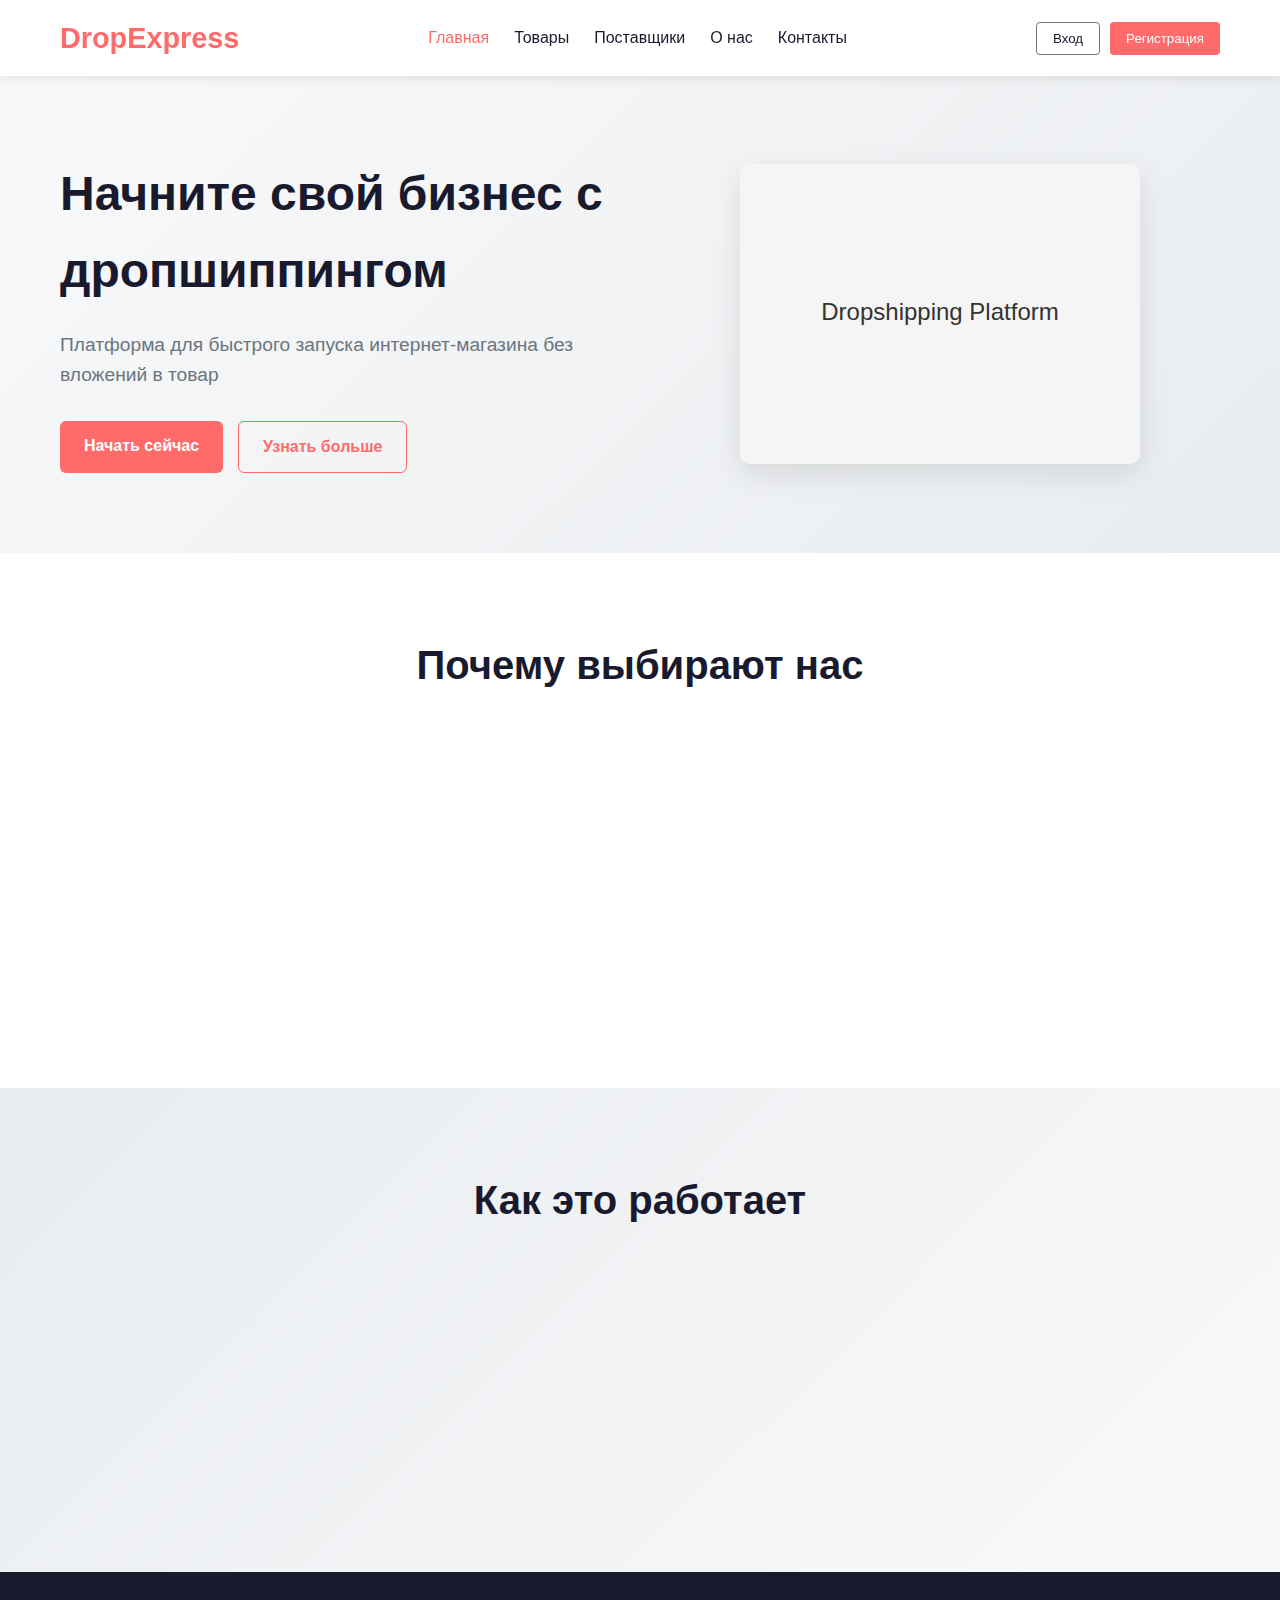
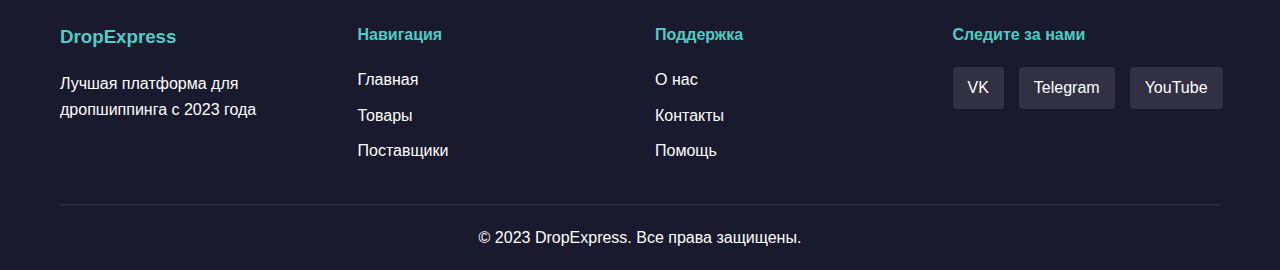
<file: index.html>
<!DOCTYPE html>
<html lang="ru">
<head>
    <meta charset="UTF-8">
    <meta name="viewport" content="width=device-width, initial-scale=1.0">
    <title>DropExpress - Дропшиппинговая платформа</title>
    <link rel="stylesheet" href="style.css">
</head>
<body>
    <header>
        <div class="container">
            <a href="index.html" class="logo">DropExpress</a>
            <nav>
                <ul>
                    <li><a href="index.html" class="active">Главная</a></li>
                    <li><a href="products.html">Товары</a></li>
                    <li><a href="suppliers.html">Поставщики</a></li>
                    <li><a href="about.html">О нас</a></li>
                    <li><a href="contact.html">Контакты</a></li>
                </ul>
            </nav>
            <div class="auth-buttons">
                <button class="btn-login">Вход</button>
                <button class="btn-register">Регистрация</button>
            </div>
            <button class="mobile-menu-toggle">
                <span></span>
                <span></span>
                <span></span>
            </button>
        </div>
    </header>

    <main>
        <section class="hero">
            <div class="container">
                <div class="hero-content">
                    <h1>Начните свой бизнес с дропшиппингом</h1>
                    <p>Платформа для быстрого запуска интернет-магазина без вложений в товар</p>
                    <div class="hero-buttons">
                        <a href="products.html" class="btn-primary">Начать сейчас</a>
                        <a href="about.html" class="btn-secondary">Узнать больше</a>
                    </div>
                </div>
                <div class="hero-image">
                    <div class="image-placeholder">
                        <img src="[data-uri]" alt="Дропшиппинг платформа">
                    </div>
                </div>
            </div>
        </section>

        <section class="features">
            <div class="container">
                <h2>Почему выбирают нас</h2>
                <div class="features-grid">
                    <div class="feature-card">
                        <div class="feature-icon">🚀</div>
                        <h3>Быстрый старт</h3>
                        <p>Начните продавать уже сегодня без вложений в товар</p>
                    </div>
                    <div class="feature-card">
                        <div class="feature-icon">🌎</div>
                        <h3>Глобальные поставщики</h3>
                        <p>Доступ к тысячам проверенных поставщиков по всему миру</p>
                    </div>
                    <div class="feature-card">
                        <div class="feature-icon">📊</div>
                        <h3>Аналитика и отчетность</h3>
                        <p>Мощные инструменты для анализа и роста вашего бизнеса</p>
                    </div>
                </div>
            </div>
        </section>

        <section class="how-it-works">
            <div class="container">
                <h2>Как это работает</h2>
                <div class="steps">
                    <div class="step">
                        <div class="step-number">1</div>
                        <h3>Регистрация</h3>
                        <p>Создайте аккаунт на нашей платформе</p>
                    </div>
                    <div class="step">
                        <div class="step-number">2</div>
                        <h3>Выбор товаров</h3>
                        <p>Подберите товары из нашего каталога</p>
                    </div>
                    <div class="step">
                        <div class="step-number">3</div>
                        <h3>Интеграция</h3>
                        <p>Настройте подключение к вашему магазину</p>
                    </div>
                    <div class="step">
                        <div class="step-number">4</div>
                        <h3>Продажи</h3>
                        <p>Начинайте продавать и получать прибыль</p>
                    </div>
                </div>
            </div>
        </section>
    </main>

    <footer>
        <div class="container">
            <div class="footer-content">
                <div class="footer-section">
                    <h3>DropExpress</h3>
                    <p>Лучшая платформа для дропшиппинга с 2023 года</p>
                </div>
                <div class="footer-section">
                    <h4>Навигация</h4>
                    <ul>
                        <li><a href="index.html">Главная</a></li>
                        <li><a href="products.html">Товары</a></li>
                        <li><a href="suppliers.html">Поставщики</a></li>
                    </ul>
                </div>
                <div class="footer-section">
                    <h4>Поддержка</h4>
                    <ul>
                        <li><a href="about.html">О нас</a></li>
                        <li><a href="contact.html">Контакты</a></li>
                        <li><a href="#">Помощь</a></li>
                    </ul>
                </div>
                <div class="footer-section">
                    <h4>Следите за нами</h4>
                    <div class="social-links">
                        <a href="#">VK</a>
                        <a href="#">Telegram</a>
                        <a href="#">YouTube</a>
                    </div>
                </div>
            </div>
            <div class="footer-bottom">
                <p>&copy; 2023 DropExpress. Все права защищены.</p>
            </div>
        </div>
    </footer>

    <script src="script.js"></script>
</body>
</html>
</file>
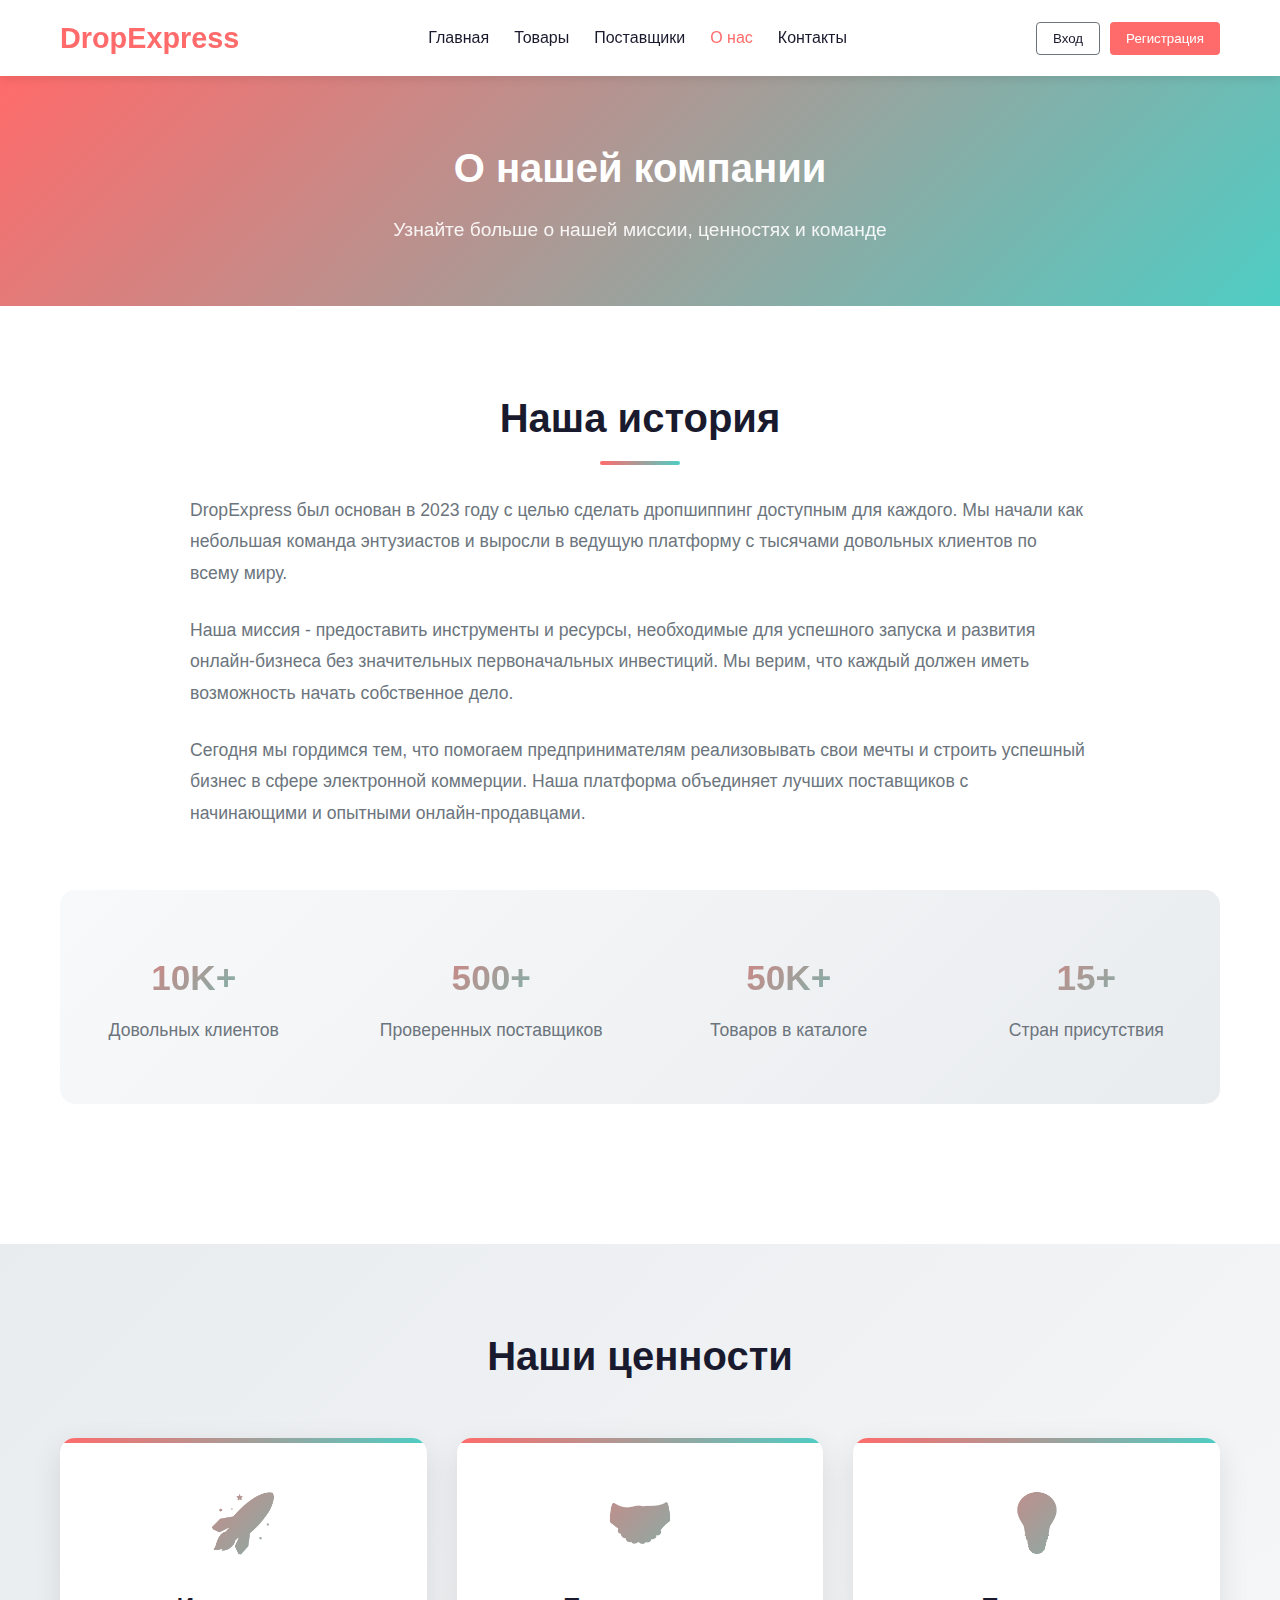
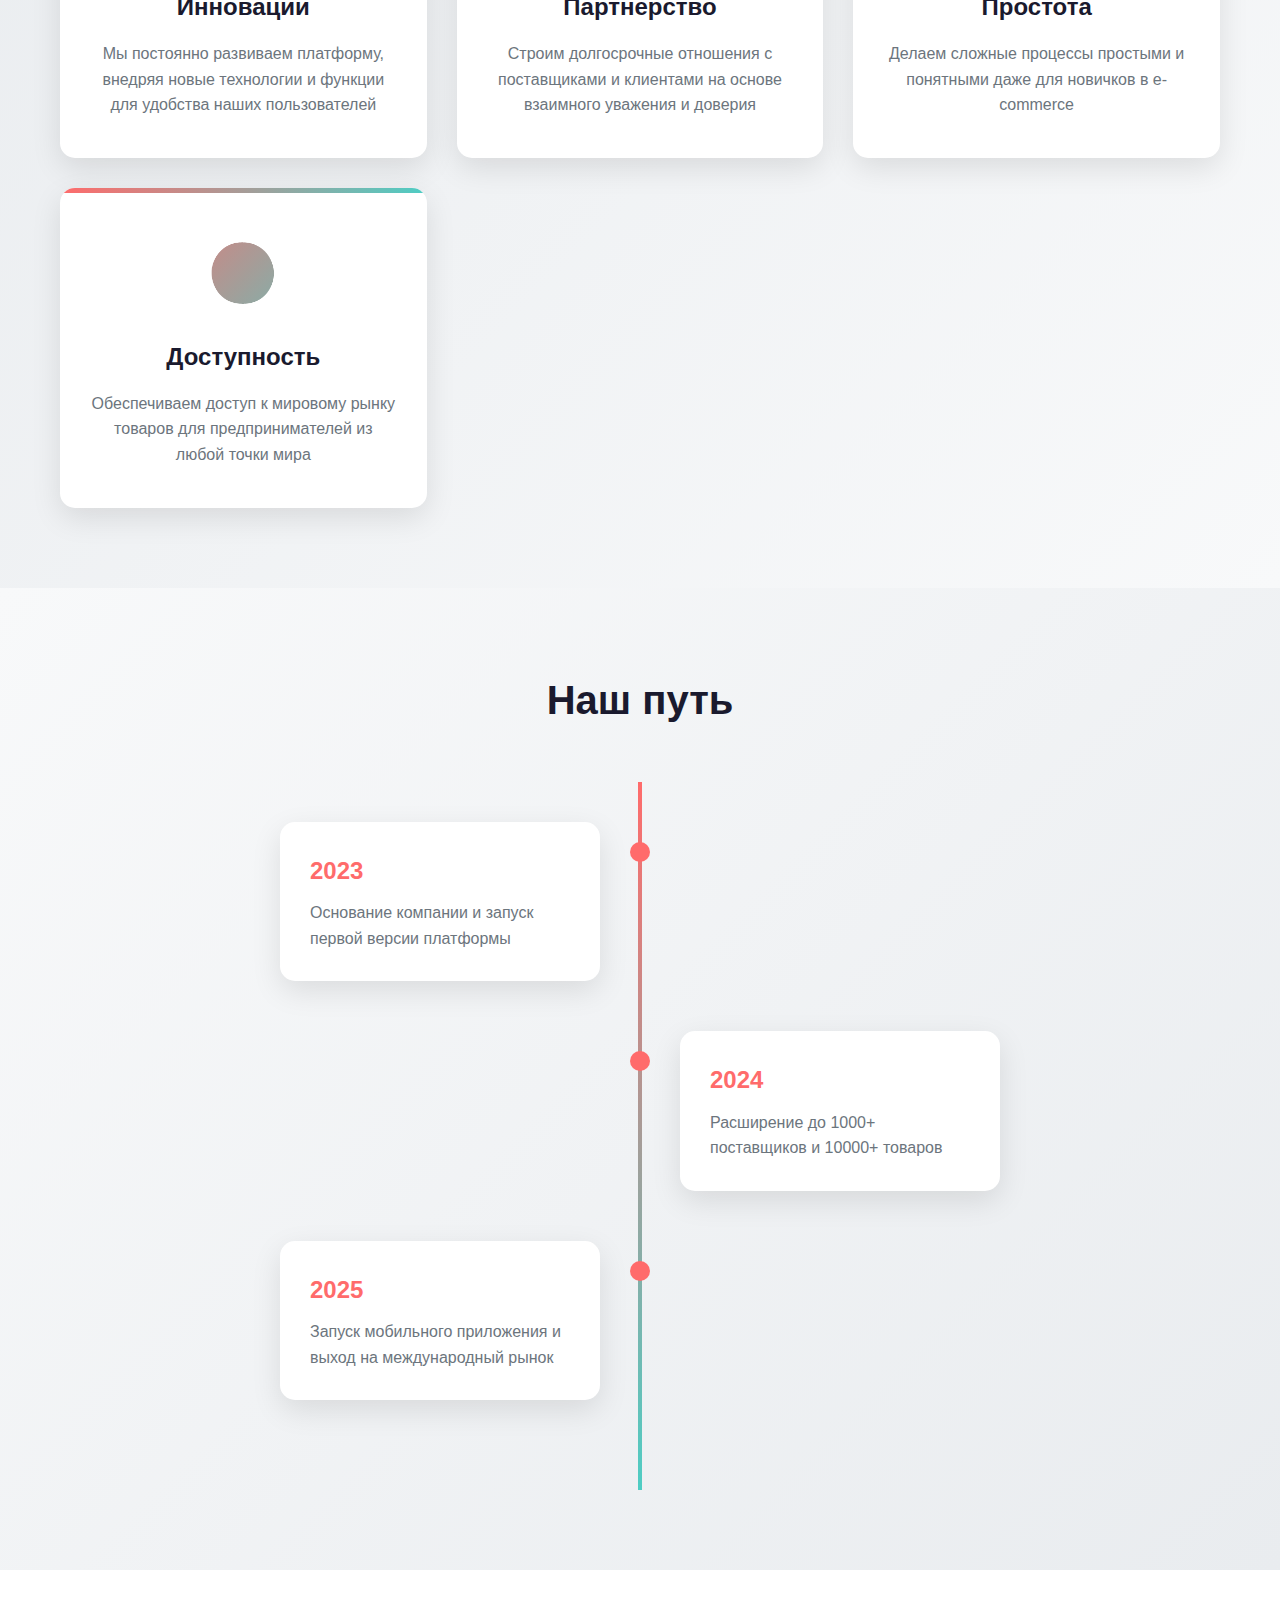
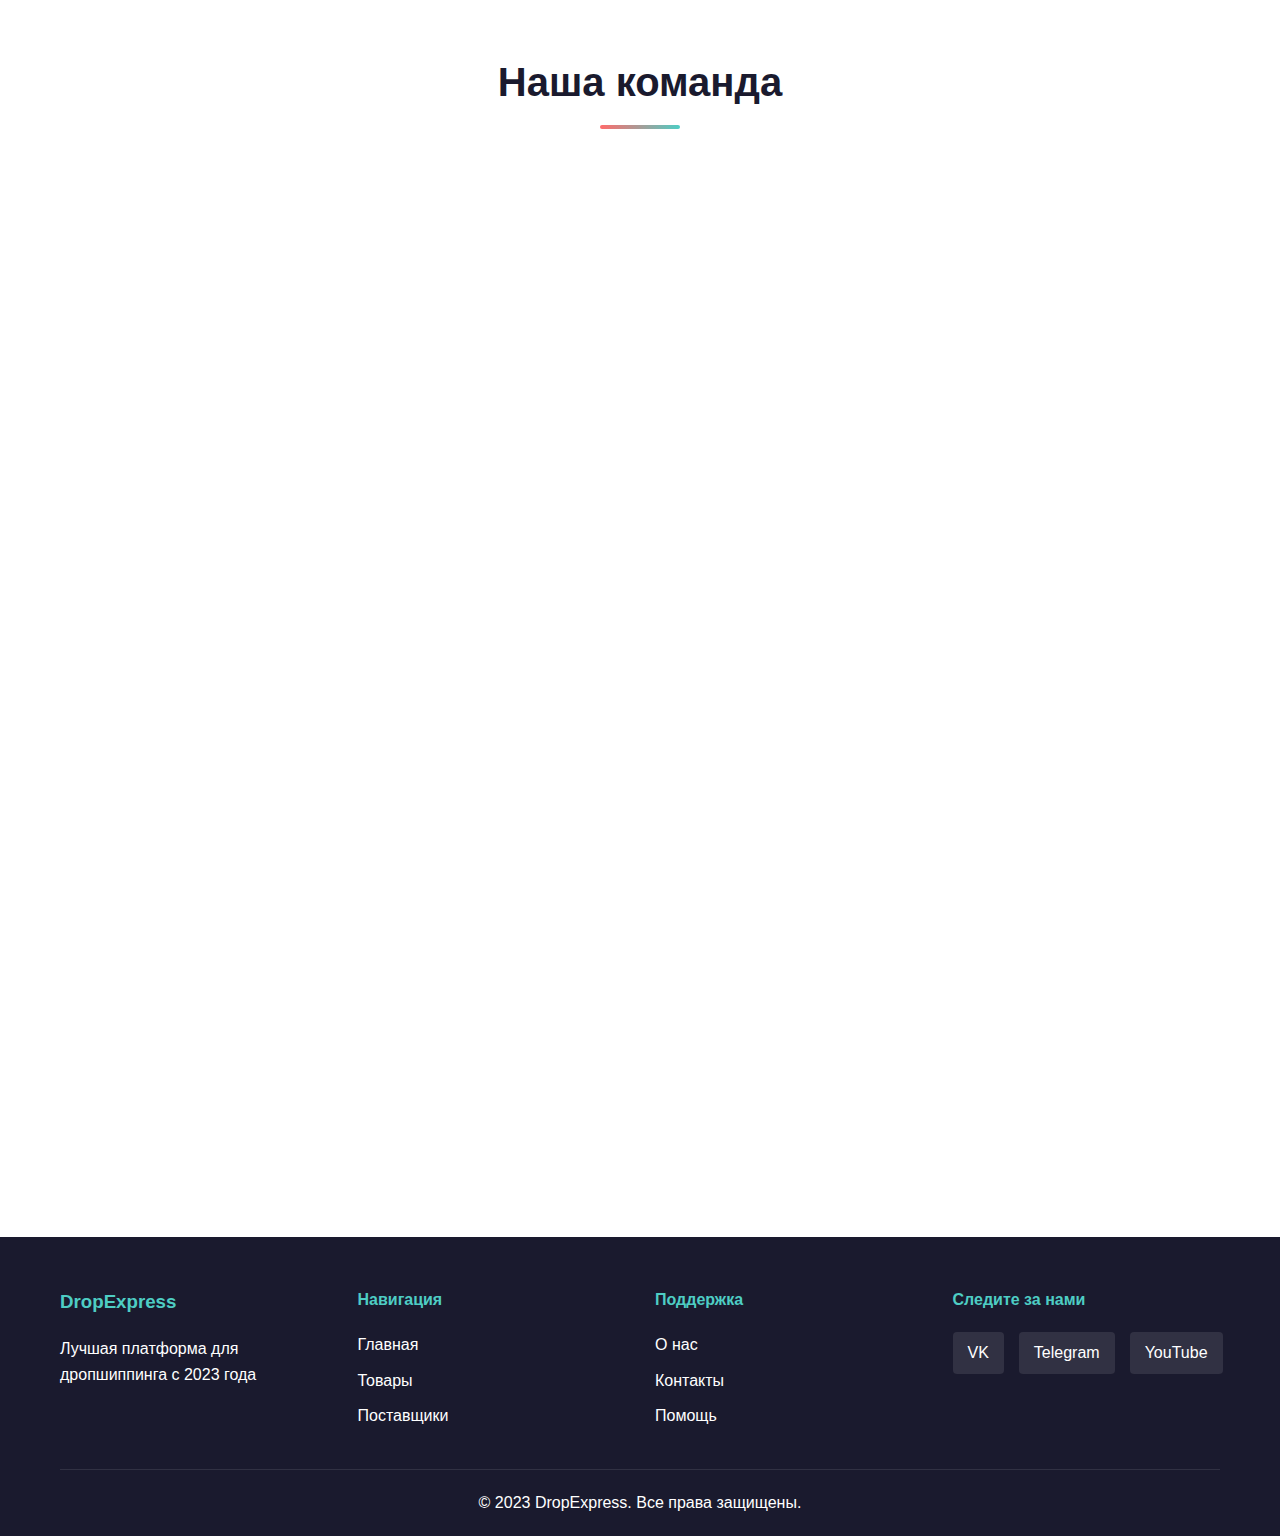
<file: about.html>
<!DOCTYPE html>
<html lang="ru">
<head>
    <meta charset="UTF-8">
    <meta name="viewport" content="width=device-width, initial-scale=1.0">
    <title>О нас - DropExpress</title>
    <link rel="stylesheet" href="style.css">
</head>
<body>
    <header>
        <div class="container">
            <a href="index.html" class="logo">DropExpress</a>
            <nav>
                <ul>
                    <li><a href="index.html">Главная</a></li>
                    <li><a href="products.html">Товары</a></li>
                    <li><a href="suppliers.html">Поставщики</a></li>
                    <li><a href="about.html" class="active">О нас</a></li>
                    <li><a href="contact.html">Контакты</a></li>
                </ul>
            </nav>
            <div class="auth-buttons">
                <button class="btn-login">Вход</button>
                <button class="btn-register">Регистрация</button>
            </div>
            <button class="mobile-menu-toggle">
                <span></span>
                <span></span>
                <span></span>
            </button>
        </div>
    </header>

    <main>
        <section class="page-header">
            <div class="container">
                <h1>О нашей компании</h1>
                <p>Узнайте больше о нашей миссии, ценностях и команде</p>
            </div>
        </section>

        <section class="about-section">
            <div class="container">
                <div class="about-content">
                    <h2>Наша история</h2>
                    <p>DropExpress был основан в 2023 году с целью сделать дропшиппинг доступным для каждого. Мы начали как небольшая команда энтузиастов и выросли в ведущую платформу с тысячами довольных клиентов по всему миру.</p>
                    <p>Наша миссия - предоставить инструменты и ресурсы, необходимые для успешного запуска и развития онлайн-бизнеса без значительных первоначальных инвестиций. Мы верим, что каждый должен иметь возможность начать собственное дело.</p>
                    <p>Сегодня мы гордимся тем, что помогаем предпринимателям реализовывать свои мечты и строить успешный бизнес в сфере электронной коммерции. Наша платформа объединяет лучших поставщиков с начинающими и опытными онлайн-продавцами.</p>
                </div>

                <div class="about-stats">
                    <div class="stat-item">
                        <div class="stat-number">10K+</div>
                        <div class="stat-label">Довольных клиентов</div>
                    </div>
                    <div class="stat-item">
                        <div class="stat-number">500+</div>
                        <div class="stat-label">Проверенных поставщиков</div>
                    </div>
                    <div class="stat-item">
                        <div class="stat-number">50K+</div>
                        <div class="stat-label">Товаров в каталоге</div>
                    </div>
                    <div class="stat-item">
                        <div class="stat-number">15+</div>
                        <div class="stat-label">Стран присутствия</div>
                    </div>
                </div>
            </div>
        </section>

        <section class="values-section">
            <div class="container">
                <h2>Наши ценности</h2>
                <div class="values-grid">
                    <div class="value-card">
                        <div class="value-icon">🚀</div>
                        <h3>Инновации</h3>
                        <p>Мы постоянно развиваем платформу, внедряя новые технологии и функции для удобства наших пользователей</p>
                    </div>
                    <div class="value-card">
                        <div class="value-icon">🤝</div>
                        <h3>Партнерство</h3>
                        <p>Строим долгосрочные отношения с поставщиками и клиентами на основе взаимного уважения и доверия</p>
                    </div>
                    <div class="value-card">
                        <div class="value-icon">💡</div>
                        <h3>Простота</h3>
                        <p>Делаем сложные процессы простыми и понятными даже для новичков в e-commerce</p>
                    </div>
                    <div class="value-card">
                        <div class="value-icon">🌍</div>
                        <h3>Доступность</h3>
                        <p>Обеспечиваем доступ к мировому рынку товаров для предпринимателей из любой точки мира</p>
                    </div>
                </div>
            </div>
        </section>

        <section class="history-section">
            <div class="container">
                <h2>Наш путь</h2>
                <div class="timeline">
                    <div class="timeline-item">
                        <div class="timeline-content">
                            <div class="timeline-year">2023</div>
                            <div class="timeline-text">Основание компании и запуск первой версии платформы</div>
                        </div>
                    </div>
                    <div class="timeline-item">
                        <div class="timeline-content">
                            <div class="timeline-year">2024</div>
                            <div class="timeline-text">Расширение до 1000+ поставщиков и 10000+ товаров</div>
                        </div>
                    </div>
                    <div class="timeline-item">
                        <div class="timeline-content">
                            <div class="timeline-year">2025</div>
                            <div class="timeline-text">Запуск мобильного приложения и выход на международный рынок</div>
                        </div>
                    </div>
                </div>
            </div>
        </section>

        <section class="team-section">
            <div class="container">
                <h2>Наша команда</h2>
                <div class="team-grid">
                    <div class="team-member">
                        <div class="member-photo">👨‍💼</div>
                        <h3>Алексей Петров</h3>
                        <div class="member-position">CEO и основатель</div>
                        <p>Опыт в e-commerce более 10 лет. Создал DropExpress чтобы помочь другим начать бизнес без больших вложений.</p>
                        <div class="member-social">
                            <a href="#">in</a>
                            <a href="#">tg</a>
                            <a href="#">fb</a>
                        </div>
                    </div>
                    <div class="team-member">
                        <div class="member-photo">👩‍💻</div>
                        <h3>Мария Иванова</h3>
                        <div class="member-position">CTO</div>
                        <p>Эксперт в области технологий и разработки. Отвечает за техническую составляющую платформы.</p>
                        <div class="member-social">
                            <a href="#">in</a>
                            <a href="#">tg</a>
                            <a href="#">fb</a>
                        </div>
                    </div>
                    <div class="team-member">
                        <div class="member-photo">👨‍🎨</div>
                        <h3>Дмитрий Смирнов</h3>
                        <div class="member-position">Главный дизайнер</div>
                        <p>Создает потрясающие пользовательские интерфейсы. Делает платформу удобной и красивой.</p>
                        <div class="member-social">
                            <a href="#">in</a>
                            <a href="#">tg</a>
                            <a href="#">fb</a>
                        </div>
                    </div>
                    <div class="team-member">
                        <div class="member-photo">👩‍💼</div>
                        <h3>Елена Козлова</h3>
                        <div class="member-position">Менеджер по работе с клиентами</div>
                        <p>Всегда готова помочь и ответить на вопросы. Обеспечивает высочайший уровень поддержки.</p>
                        <div class="member-social">
                            <a href="#">in</a>
                            <a href="#">tg</a>
                            <a href="#">fb</a>
                        </div>
                    </div>
                </div>
            </div>
        </section>
    </main>

    <footer>
        <div class="container">
            <div class="footer-content">
                <div class="footer-section">
                    <h3>DropExpress</h3>
                    <p>Лучшая платформа для дропшиппинга с 2023 года</p>
                </div>
                <div class="footer-section">
                    <h4>Навигация</h4>
                    <ul>
                        <li><a href="index.html">Главная</a></li>
                        <li><a href="products.html">Товары</a></li>
                        <li><a href="suppliers.html">Поставщики</a></li>
                    </ul>
                </div>
                <div class="footer-section">
                    <h4>Поддержка</h4>
                    <ul>
                        <li><a href="about.html">О нас</a></li>
                        <li><a href="contact.html">Контакты</a></li>
                        <li><a href="#">Помощь</a></li>
                    </ul>
                </div>
                <div class="footer-section">
                    <h4>Следите за нами</h4>
                    <div class="social-links">
                        <a href="#">VK</a>
                        <a href="#">Telegram</a>
                        <a href="#">YouTube</a>
                    </div>
                </div>
            </div>
            <div class="footer-bottom">
                <p>&copy; 2023 DropExpress. Все права защищены.</p>
            </div>
        </div>
    </footer>

    <script src="script.js"></script>
</body>
</html>
</file>
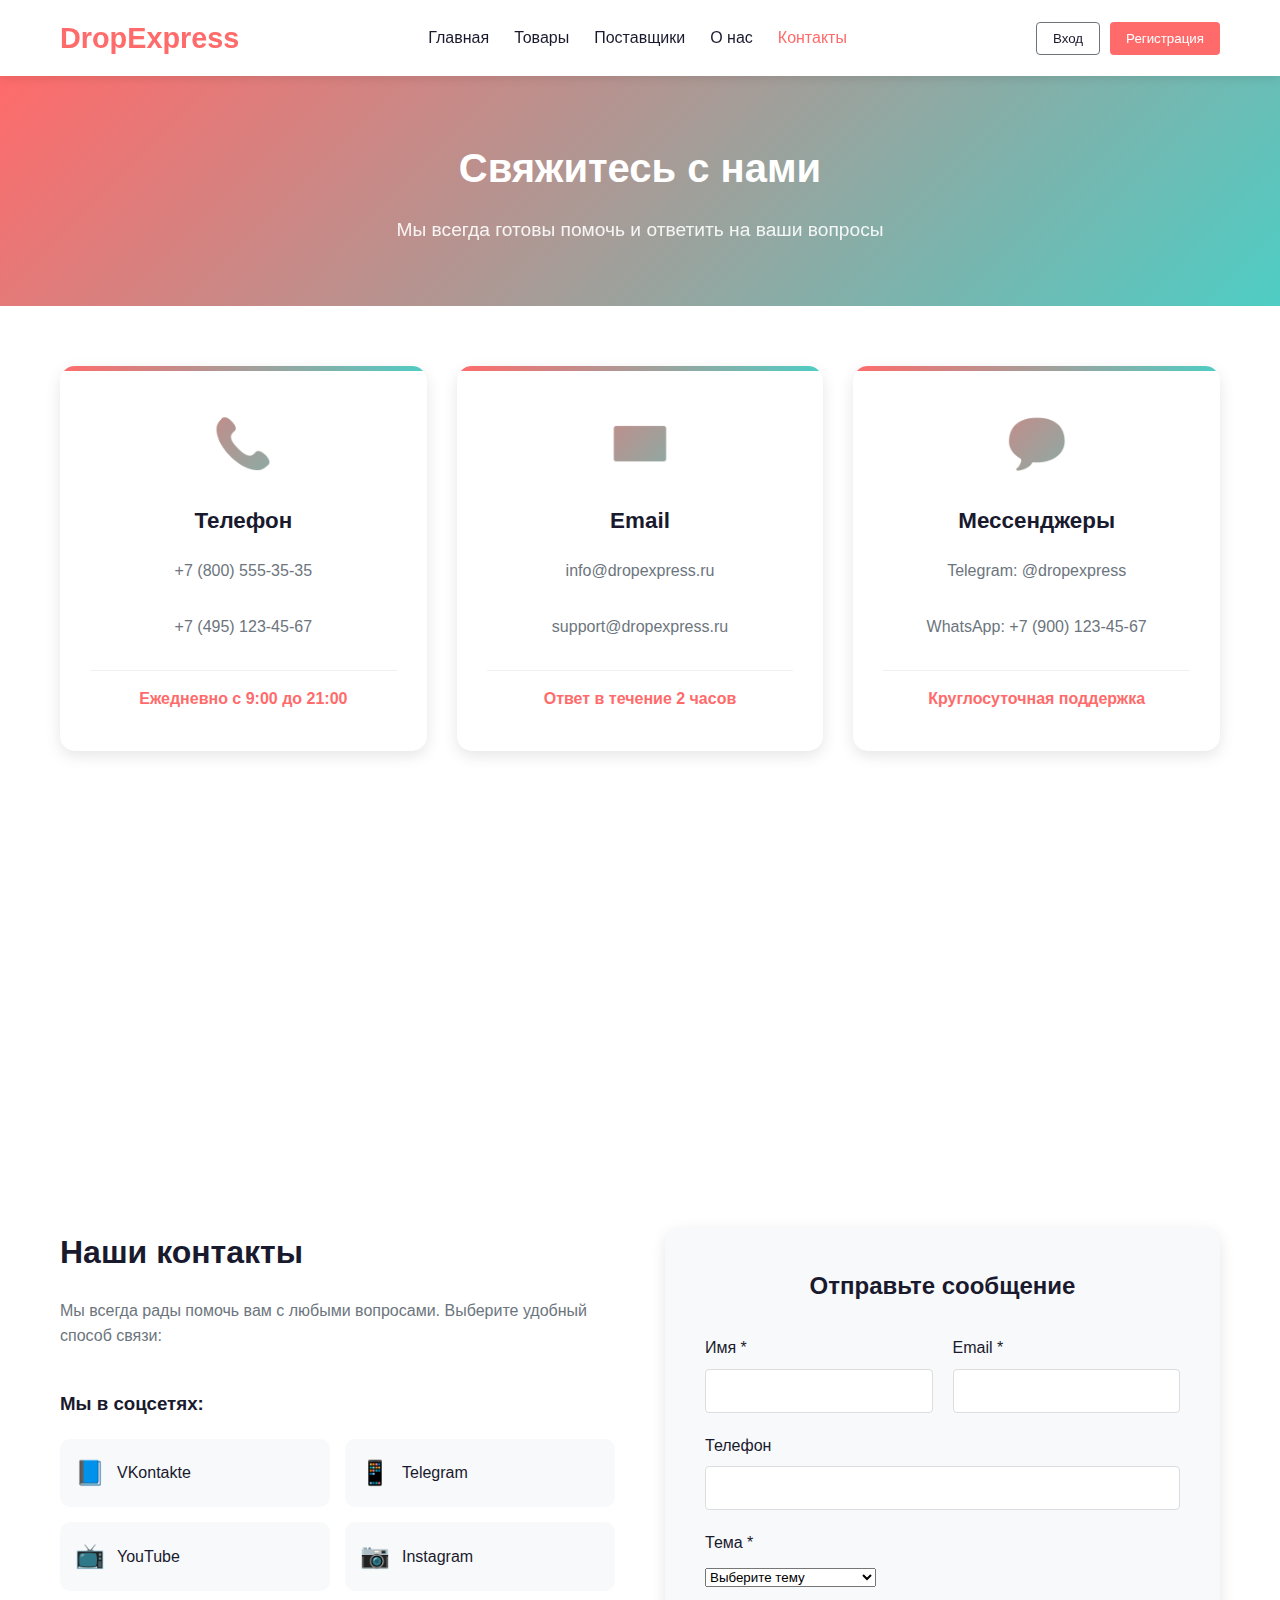
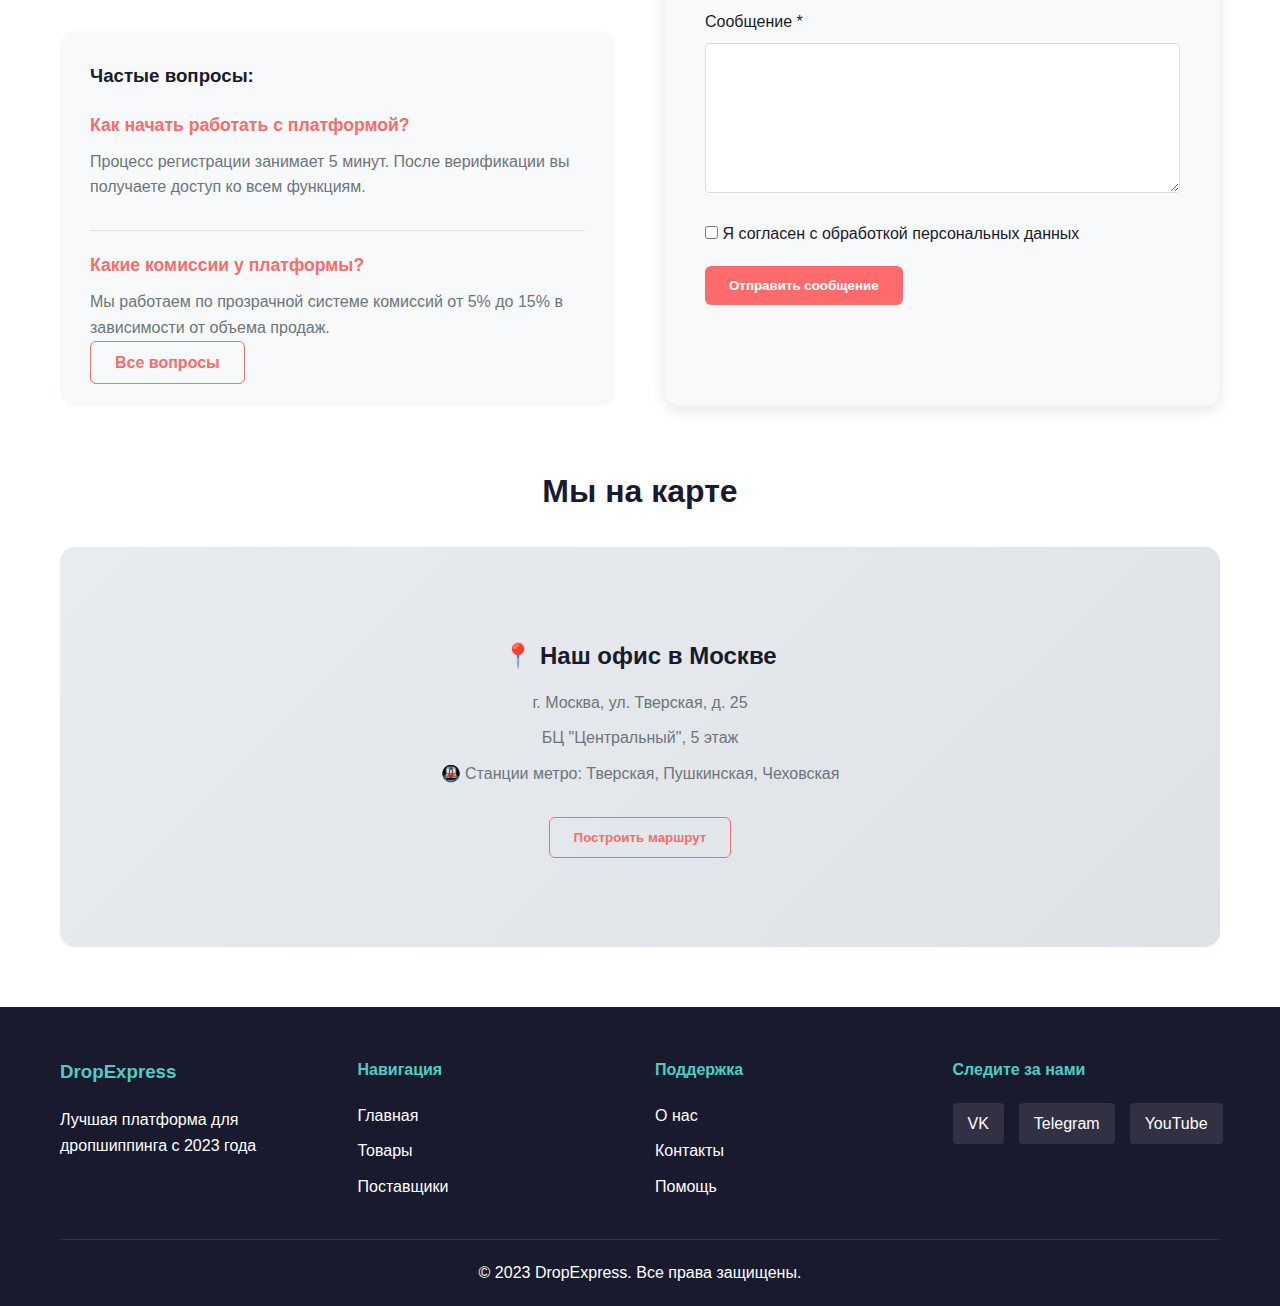
<file: contact.html>
<!DOCTYPE html>
<html lang="ru">
<head>
    <meta charset="UTF-8">
    <meta name="viewport" content="width=device-width, initial-scale=1.0">
    <title>Контакты - DropExpress</title>
    <link rel="stylesheet" href="style.css">
</head>
<body>
    <header>
        <div class="container">
            <a href="index.html" class="logo">DropExpress</a>
            <nav>
                <ul>
                    <li><a href="index.html">Главная</a></li>
                    <li><a href="products.html">Товары</a></li>
                    <li><a href="suppliers.html">Поставщики</a></li>
                    <li><a href="about.html">О нас</a></li>
                    <li><a href="contact.html" class="active">Контакты</a></li>
                </ul>
            </nav>
            <div class="auth-buttons">
                <button class="btn-login">Вход</button>
                <button class="btn-register">Регистрация</button>
            </div>
            <button class="mobile-menu-toggle">
                <span></span>
                <span></span>
                <span></span>
            </button>
        </div>
    </header>

    <main>
        <section class="page-header">
            <div class="container">
                <h1>Свяжитесь с нами</h1>
                <p>Мы всегда готовы помочь и ответить на ваши вопросы</p>
            </div>
        </section>

        <section class="contact-section">
            <div class="container">
                <div class="contact-grid">
                    <div class="contact-card">
                        <div class="contact-icon">📞</div>
                        <h3>Телефон</h3>
                        <div class="contact-info">
                            <p>+7 (800) 555-35-35</p>
                            <p>+7 (495) 123-45-67</p>
                        </div>
                        <p class="contact-hours">Ежедневно с 9:00 до 21:00</p>
                    </div>

                    <div class="contact-card">
                        <div class="contact-icon">✉️</div>
                        <h3>Email</h3>
                        <div class="contact-info">
                            <p>info@dropexpress.ru</p>
                            <p>support@dropexpress.ru</p>
                        </div>
                        <p class="contact-hours">Ответ в течение 2 часов</p>
                    </div>

                    <div class="contact-card">
                        <div class="contact-icon">💬</div>
                        <h3>Мессенджеры</h3>
                        <div class="contact-info">
                            <p>Telegram: @dropexpress</p>
                            <p>WhatsApp: +7 (900) 123-45-67</p>
                        </div>
                        <p class="contact-hours">Круглосуточная поддержка</p>
                    </div>

                    <div class="contact-card">
                        <div class="contact-icon">🏢</div>
                        <h3>Офис</h3>
                        <div class="contact-info">
                            <p>г. Москва, ул. Тверская, д. 25</p>
                            <p>БЦ "Центральный", 5 этаж</p>
                        </div>
                        <p class="contact-hours">Пн-Пт с 10:00 до 19:00</p>
                    </div>
                </div>

                <div class="contact-content">
                    <div class="contact-info">
                        <h2>Наши контакты</h2>
                        <p>Мы всегда рады помочь вам с любыми вопросами. Выберите удобный способ связи:</p>
                        
                        <div class="social-media">
                            <h3>Мы в соцсетях:</h3>
                            <div class="social-links-large">
                                <a href="#" class="social-link vk">
                                    <span class="social-icon">📘</span>
                                    <span>VKontakte</span>
                                </a>
                                <a href="#" class="social-link tg">
                                    <span class="social-icon">📱</span>
                                    <span>Telegram</span>
                                </a>
                                <a href="#" class="social-link yt">
                                    <span class="social-icon">📺</span>
                                    <span>YouTube</span>
                                </a>
                                <a href="#" class="social-link inst">
                                    <span class="social-icon">📷</span>
                                    <span>Instagram</span>
                                </a>
                            </div>
                        </div>

                        <div class="faq-preview">
                            <h3>Частые вопросы:</h3>
                            <div class="faq-items">
                                <div class="faq-item">
                                    <h4>Как начать работать с платформой?</h4>
                                    <p>Процесс регистрации занимает 5 минут. После верификации вы получаете доступ ко всем функциям.</p>
                                </div>
                                <div class="faq-item">
                                    <h4>Какие комиссии у платформы?</h4>
                                    <p>Мы работаем по прозрачной системе комиссий от 5% до 15% в зависимости от объема продаж.</p>
                                </div>
                            </div>
                            <a href="#" class="btn-secondary">Все вопросы</a>
                        </div>
                    </div>

                    <div class="contact-form">
                        <h2>Отправьте сообщение</h2>
                        <form>
                            <div class="form-row">
                                <div class="form-group">
                                    <label for="name">Имя *</label>
                                    <input type="text" id="name" required>
                                </div>
                                <div class="form-group">
                                    <label for="email">Email *</label>
                                    <input type="email" id="email" required>
                                </div>
                            </div>
                            <div class="form-group">
                                <label for="phone">Телефон</label>
                                <input type="tel" id="phone">
                            </div>
                            <div class="form-group">
                                <label for="subject">Тема *</label>
                                <select id="subject" required>
                                    <option value="">Выберите тему</option>
                                    <option value="support">Техническая поддержка</option>
                                    <option value="partnership">Партнерство</option>
                                    <option value="payment">Вопросы по оплате</option>
                                    <option value="other">Другое</option>
                                </select>
                            </div>
                            <div class="form-group">
                                <label for="message">Сообщение *</label>
                                <textarea id="message" rows="5" required></textarea>
                            </div>
                            <div class="form-group">
                                <label class="checkbox">
                                    <input type="checkbox" required>
                                    <span>Я согласен с обработкой персональных данных</span>
                                </label>
                            </div>
                            <button type="submit" class="btn-primary">Отправить сообщение</button>
                        </form>
                    </div>
                </div>

                <div class="map-section">
                    <h2>Мы на карте</h2>
                    <div class="map-container">
                        <div class="map-placeholder">
                            <div class="map-content">
                                <h3>📍 Наш офис в Москве</h3>
                                <p>г. Москва, ул. Тверская, д. 25</p>
                                <p>БЦ "Центральный", 5 этаж</p>
                                <p>🚇 Станции метро: Тверская, Пушкинская, Чеховская</p>
                                <button class="btn-secondary">Построить маршрут</button>
                            </div>
                        </div>
                    </div>
                </div>
            </div>
        </section>
    </main>

    <footer>
        <div class="container">
            <div class="footer-content">
                <div class="footer-section">
                    <h3>DropExpress</h3>
                    <p>Лучшая платформа для дропшиппинга с 2023 года</p>
                </div>
                <div class="footer-section">
                    <h4>Навигация</h4>
                    <ul>
                        <li><a href="index.html">Главная</a></li>
                        <li><a href="products.html">Товары</a></li>
                        <li><a href="suppliers.html">Поставщики</a></li>
                    </ul>
                </div>
                <div class="footer-section">
                    <h4>Поддержка</h4>
                    <ul>
                        <li><a href="about.html">О нас</a></li>
                        <li><a href="contact.html">Контакты</a></li>
                        <li><a href="#">Помощь</a></li>
                    </ul>
                </div>
                <div class="footer-section">
                    <h4>Следите за нами</h4>
                    <div class="social-links">
                        <a href="#">VK</a>
                        <a href="#">Telegram</a>
                        <a href="#">YouTube</a>
                    </div>
                </div>
            </div>
            <div class="footer-bottom">
                <p>&copy; 2023 DropExpress. Все права защищены.</p>
            </div>
        </div>
    </footer>

    <script src="script.js"></script>
    <script>
        // Дополнительный скрипт для страницы контактов
        document.addEventListener('DOMContentLoaded', function() {
            // Обработка формы
            const contactForm = document.querySelector('.contact-form form');
            if (contactForm) {
                contactForm.addEventListener('submit', function(e) {
                    e.preventDefault();
                    alert('Сообщение отправлено! Мы свяжемся с вами в ближайшее время.');
                    this.reset();
                });
            }

            // Социальные сети
            const socialLinks = document.querySelectorAll('.social-link');
            socialLinks.forEach(link => {
                link.addEventListener('click', function(e) {
                    e.preventDefault();
                    const platform = this.querySelector('span:last-child').textContent;
                    alert(`Переход на ${platform}`);
                });
            });
        });
    </script>
</body>
</html>
</file>
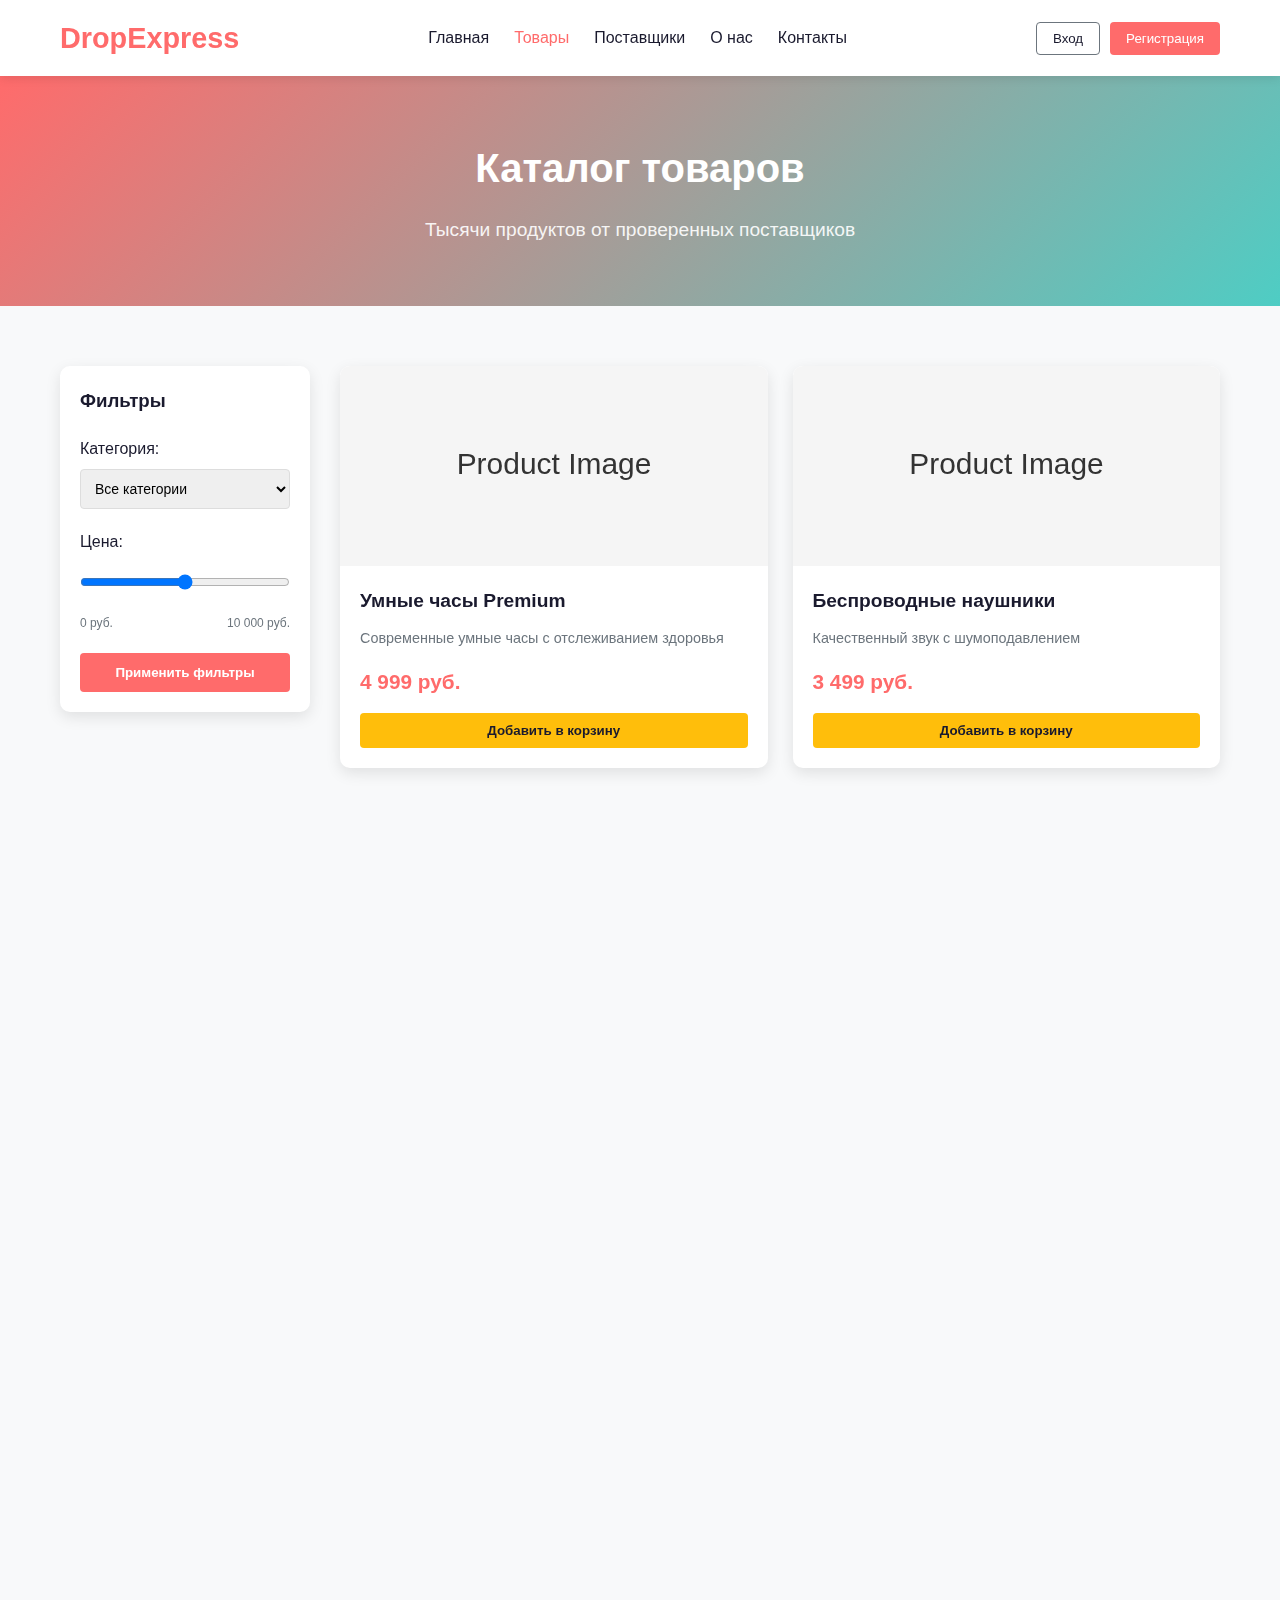
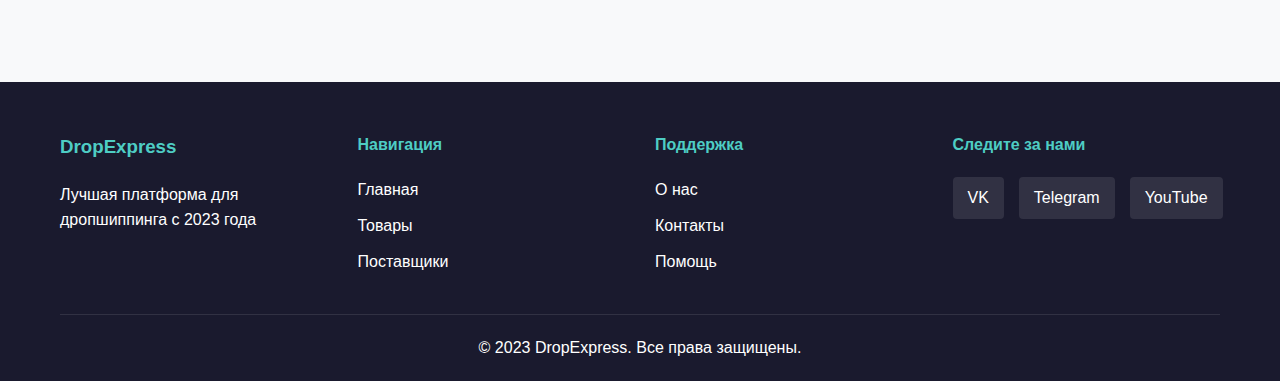
<file: products.html>
<!DOCTYPE html>
<html lang="ru">
<head>
    <meta charset="UTF-8">
    <meta name="viewport" content="width=device-width, initial-scale=1.0">
    <title>Товары - DropExpress</title>
    <link rel="stylesheet" href="style.css">
</head>
<body>
    <header>
        <div class="container">
            <a href="index.html" class="logo">DropExpress</a>
            <nav>
                <ul>
                    <li><a href="index.html">Главная</a></li>
                    <li><a href="products.html" class="active">Товары</a></li>
                    <li><a href="suppliers.html">Поставщики</a></li>
                    <li><a href="about.html">О нас</a></li>
                    <li><a href="contact.html">Контакты</a></li>
                </ul>
            </nav>
            <div class="auth-buttons">
                <button class="btn-login">Вход</button>
                <button class="btn-register">Регистрация</button>
            </div>
            <button class="mobile-menu-toggle">
                <span></span>
                <span></span>
                <span></span>
            </button>
        </div>
    </header>

    <main>
        <section class="page-header">
            <div class="container">
                <h1>Каталог товаров</h1>
                <p>Тысячи продуктов от проверенных поставщиков</p>
            </div>
        </section>

        <section class="products-section">
            <div class="container">
                <div class="filters">
                    <h3>Фильтры</h3>
                    <div class="filter-group">
                        <label for="category">Категория:</label>
                        <select id="category">
                            <option value="">Все категории</option>
                            <option value="electronics">Электроника</option>
                            <option value="clothing">Одежда</option>
                            <option value="home">Дом и сад</option>
                            <option value="beauty">Красота и здоровье</option>
                        </select>
                    </div>
                    <div class="filter-group">
                        <label for="price">Цена:</label>
                        <input type="range" id="price" min="0" max="10000" step="100">
                        <div class="price-range">
                            <span>0 руб.</span>
                            <span>10 000 руб.</span>
                        </div>
                    </div>
                    <button class="apply-filters">Применить фильтры</button>
                </div>

                <div class="products-grid">
                    <div class="product-card">
                        <div class="product-image">
                            <img src="[data-uri]" alt="Товар">
                        </div>
                        <div class="product-info">
                            <h3>Умные часы Premium</h3>
                            <p class="product-description">Современные умные часы с отслеживанием здоровья</p>
                            <div class="product-price">4 999 руб.</div>
                            <button class="add-to-cart">Добавить в корзину</button>
                        </div>
                    </div>

                    <div class="product-card">
                        <div class="product-image">
                            <img src="[data-uri]" alt="Товар">
                        </div>
                        <div class="product-info">
                            <h3>Беспроводные наушники</h3>
                            <p class="product-description">Качественный звук с шумоподавлением</p>
                            <div class="product-price">3 499 руб.</div>
                            <button class="add-to-cart">Добавить в корзину</button>
                        </div>
                    </div>

                    <div class="product-card">
                        <div class="product-image">
                            <img src="[data-uri]" alt="Товар">
                        </div>
                        <div class="product-info">
                            <h3>Фитнес-трекер</h3>
                            <p class="product-description">Отслеживание активности и сна</p>
                            <div class="product-price">2 199 руб.</div>
                            <button class="add-to-cart">Добавить в корзину</button>
                        </div>
                    </div>

                    <div class="product-card">
                        <div class="product-image">
                            <img src="[data-uri]" alt="Товар">
                        </div>
                        <div class="product-info">
                            <h3>Портативная колонка</h3>
                            <p class="product-description">Мощный звук в компактном корпусе</p>
                            <div class="product-price">5 799 руб.</div>
                            <button class="add-to-cart">Добавить в корзину</button>
                        </div>
                    </div>

                    <div class="product-card">
                        <div class="product-image">
                            <img src="[data-uri]" alt="Товар">
                        </div>
                        <div class="product-info">
                            <h3>Электронная книга</h3>
                            <p class="product-description">Комфортное чтение без вреда для глаз</p>
                            <div class="product-price">8 499 руб.</div>
                            <button class="add-to-cart">Добавить в корзину</button>
                        </div>
                    </div>

                    <div class="product-card">
                        <div class="product-image">
                            <img src="[data-uri]" alt="Товар">
                        </div>
                        <div class="product-info">
                            <h3>Смартфон</h3>
                            <p class="product-description">Мощный процессор и отличная камера</p>
                            <div class="product-price">24 999 руб.</div>
                            <button class="add-to-cart">Добавить в корзину</button>
                        </div>
                    </div>
                </div>
            </div>
        </section>
    </main>

    <footer>
        <div class="container">
            <div class="footer-content">
                <div class="footer-section">
                    <h3>DropExpress</h3>
                    <p>Лучшая платформа для дропшиппинга с 2023 года</p>
                </div>
                <div class="footer-section">
                    <h4>Навигация</h4>
                    <ul>
                        <li><a href="index.html">Главная</a></li>
                        <li><a href="products.html">Товары</a></li>
                        <li><a href="suppliers.html">Поставщики</a></li>
                    </ul>
                </div>
                <div class="footer-section">
                    <h4>Поддержка</h4>
                    <ul>
                        <li><a href="about.html">О нас</a></li>
                        <li><a href="contact.html">Контакты</a></li>
                        <li><a href="#">Помощь</a></li>
                    </ul>
                </div>
                <div class="footer-section">
                    <h4>Следите за нами</h4>
                    <div class="social-links">
                        <a href="#">VK</a>
                        <a href="#">Telegram</a>
                        <a href="#">YouTube</a>
                    </div>
                </div>
            </div>
            <div class="footer-bottom">
                <p>&copy; 2023 DropExpress. Все права защищены.</p>
            </div>
        </div>
    </footer>

    <script src="script.js"></script>
    <script>
        // Дополнительный скрипт для страницы товаров
        document.addEventListener('DOMContentLoaded', function() {
            // Фильтрация товаров
            const applyFiltersBtn = document.querySelector('.apply-filters');
            if (applyFiltersBtn) {
                applyFiltersBtn.addEventListener('click', function() {
                    alert('Фильтры применены! В реальном приложении здесь будет фильтрация товаров.');
                });
            }

            // Добавление в корзину
            const addToCartButtons = document.querySelectorAll('.add-to-cart');
            addToCartButtons.forEach(button => {
                button.addEventListener('click', function() {
                    const productCard = this.closest('.product-card');
                    const productName = productCard.querySelector('h3').textContent;
                    alert(`Товар "${productName}" добавлен в корзину!`);
                });
            });
        });
    </script>
</body>
</html>
</file>
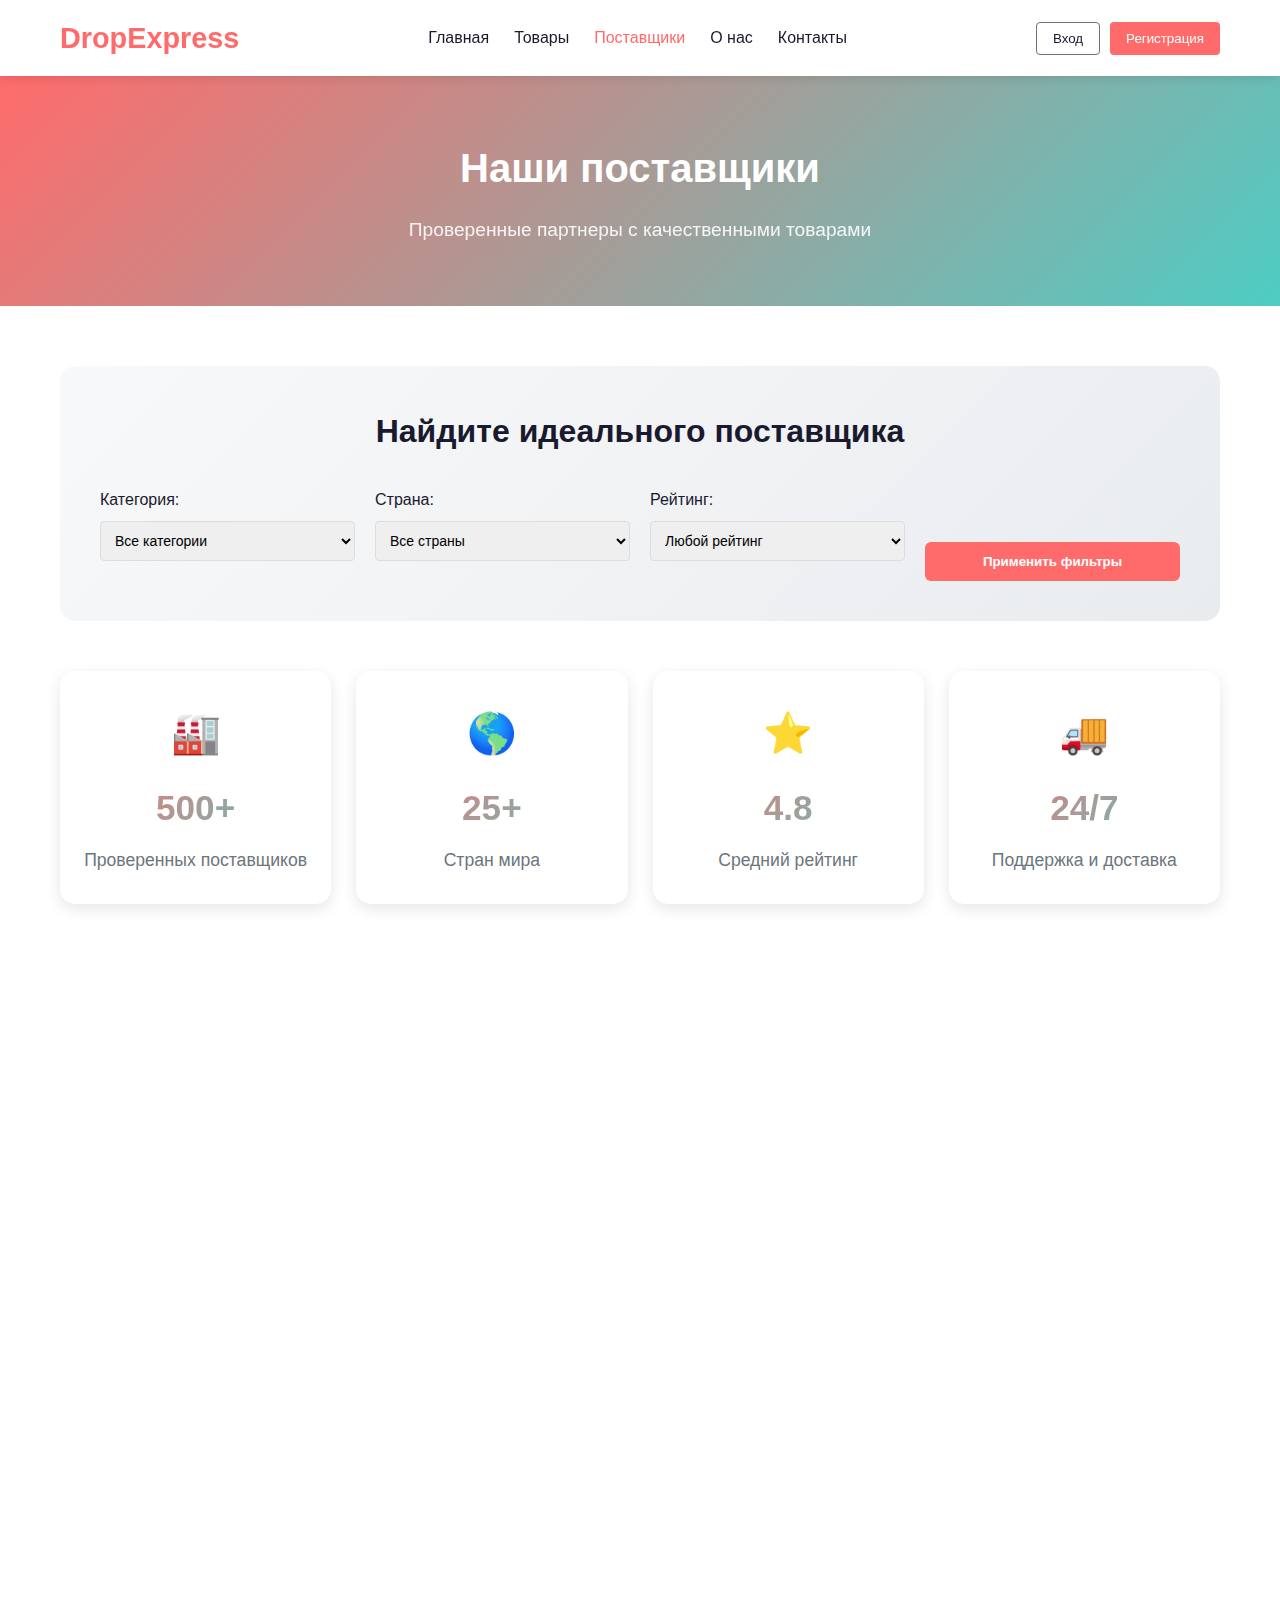
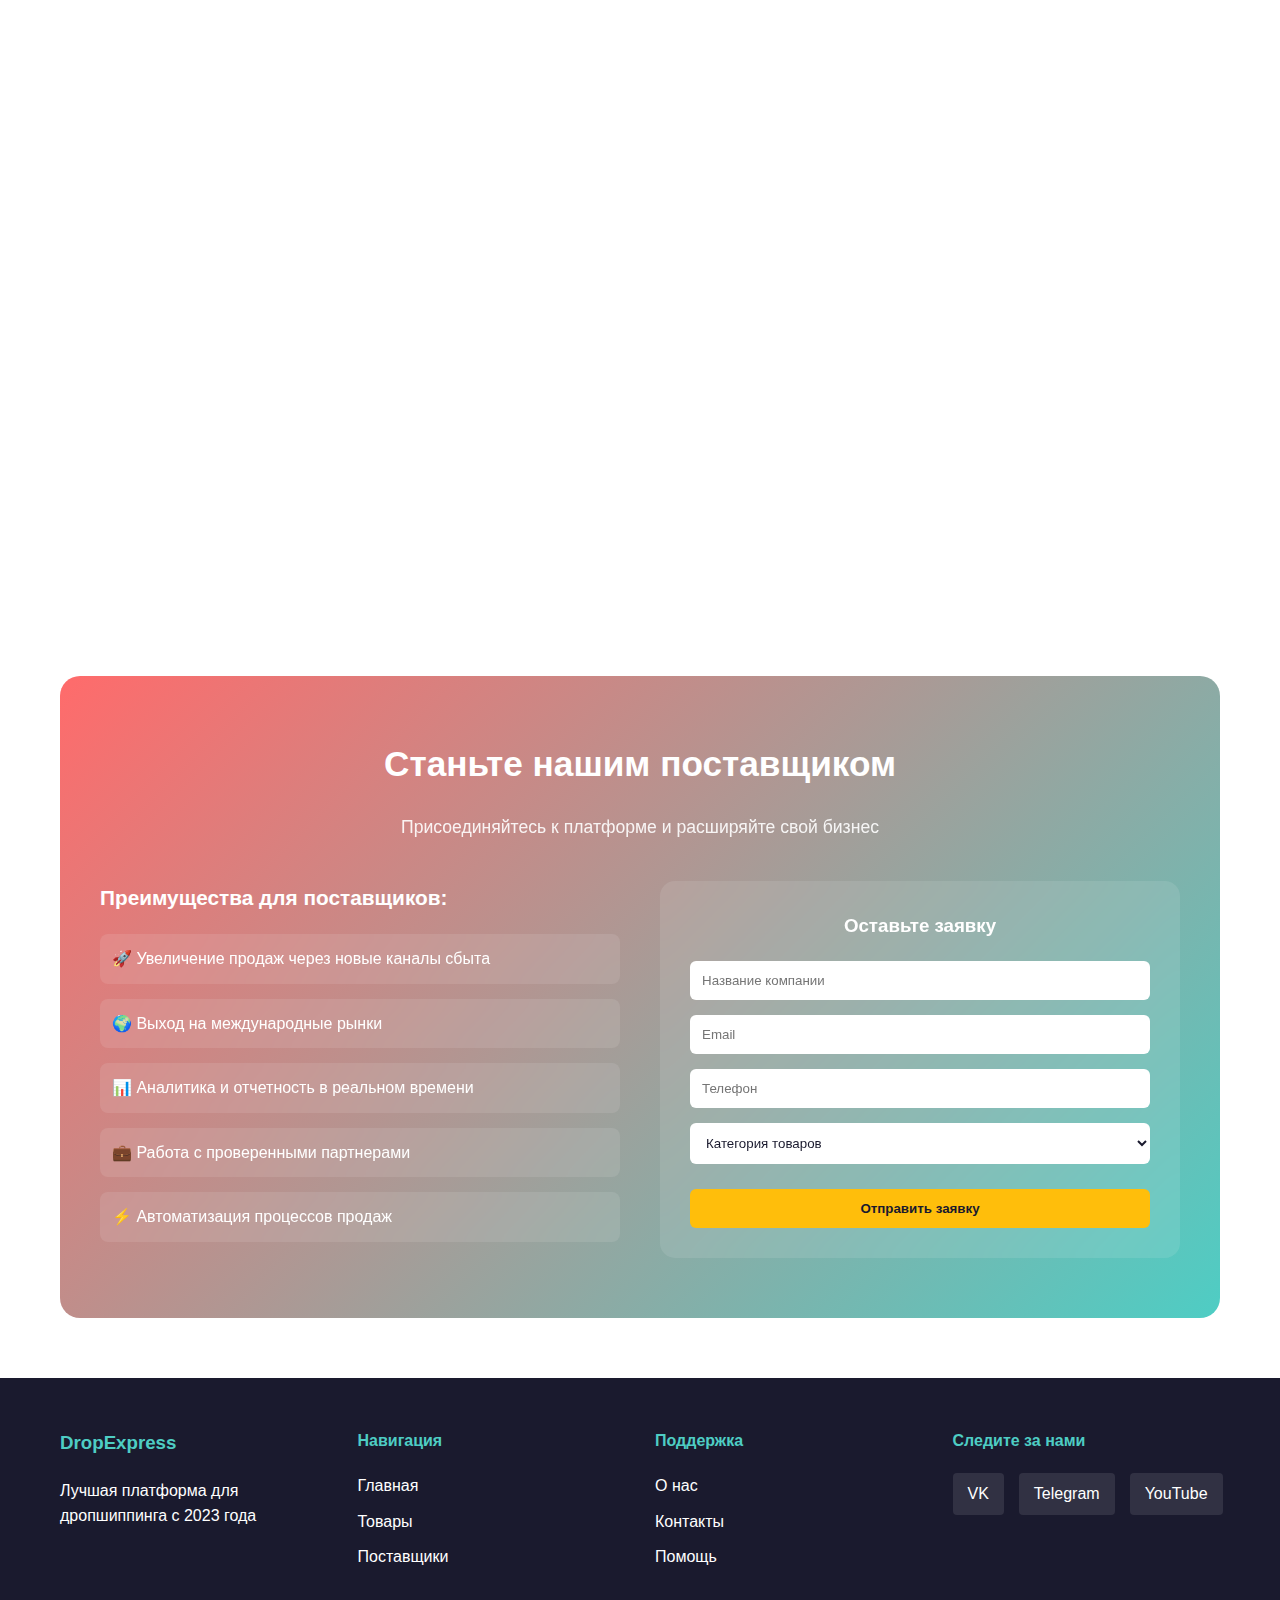
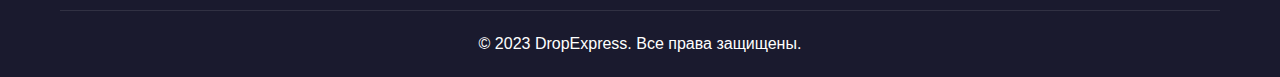
<file: suppliers.html>
<!DOCTYPE html>
<html lang="ru">
<head>
    <meta charset="UTF-8">
    <meta name="viewport" content="width=device-width, initial-scale=1.0">
    <title>Поставщики - DropExpress</title>
    <link rel="stylesheet" href="style.css">
</head>
<body>
    <header>
        <div class="container">
            <a href="index.html" class="logo">DropExpress</a>
            <nav>
                <ul>
                    <li><a href="index.html">Главная</a></li>
                    <li><a href="products.html">Товары</a></li>
                    <li><a href="suppliers.html" class="active">Поставщики</a></li>
                    <li><a href="about.html">О нас</a></li>
                    <li><a href="contact.html">Контакты</a></li>
                </ul>
            </nav>
            <div class="auth-buttons">
                <button class="btn-login">Вход</button>
                <button class="btn-register">Регистрация</button>
            </div>
            <button class="mobile-menu-toggle">
                <span></span>
                <span></span>
                <span></span>
            </button>
        </div>
    </header>

    <main>
        <section class="page-header">
            <div class="container">
                <h1>Наши поставщики</h1>
                <p>Проверенные партнеры с качественными товарами</p>
            </div>
        </section>

        <section class="suppliers-section">
            <div class="container">
                <div class="suppliers-filters">
                    <h2>Найдите идеального поставщика</h2>
                    <div class="filters-row">
                        <div class="filter-group">
                            <label for="supplier-category">Категория:</label>
                            <select id="supplier-category">
                                <option value="">Все категории</option>
                                <option value="electronics">Электроника</option>
                                <option value="clothing">Одежда</option>
                                <option value="home">Дом и сад</option>
                                <option value="beauty">Красота и здоровье</option>
                                <option value="sports">Спорт и отдых</option>
                            </select>
                        </div>
                        <div class="filter-group">
                            <label for="supplier-country">Страна:</label>
                            <select id="supplier-country">
                                <option value="">Все страны</option>
                                <option value="china">Китай</option>
                                <option value="usa">США</option>
                                <option value="europe">Европа</option>
                                <option value="russia">Россия</option>
                            </select>
                        </div>
                        <div class="filter-group">
                            <label for="supplier-rating">Рейтинг:</label>
                            <select id="supplier-rating">
                                <option value="">Любой рейтинг</option>
                                <option value="5">5 звезд</option>
                                <option value="4">4+ звезды</option>
                                <option value="3">3+ звезды</option>
                            </select>
                        </div>
                        <button class="btn-primary">Применить фильтры</button>
                    </div>
                </div>

                <div class="suppliers-stats">
                    <div class="stat-card">
                        <div class="stat-icon">🏭</div>
                        <div class="stat-number">500+</div>
                        <div class="stat-label">Проверенных поставщиков</div>
                    </div>
                    <div class="stat-card">
                        <div class="stat-icon">🌎</div>
                        <div class="stat-number">25+</div>
                        <div class="stat-label">Стран мира</div>
                    </div>
                    <div class="stat-card">
                        <div class="stat-icon">⭐</div>
                        <div class="stat-number">4.8</div>
                        <div class="stat-label">Средний рейтинг</div>
                    </div>
                    <div class="stat-card">
                        <div class="stat-icon">🚚</div>
                        <div class="stat-number">24/7</div>
                        <div class="stat-label">Поддержка и доставка</div>
                    </div>
                </div>

                <div class="suppliers-grid">
                    <div class="supplier-card">
                        <div class="supplier-header">
                            <div class="supplier-logo">🔌</div>
                            <div class="supplier-badge">Топ поставщик</div>
                        </div>
                        <h3>TechGlobal Ltd.</h3>
                        <div class="supplier-rating">
                            ⭐⭐⭐⭐⭐ 4.9
                        </div>
                        <div class="supplier-info">
                            <div class="info-item">
                                <span class="info-label">Страна:</span>
                                <span class="info-value">Китай</span>
                            </div>
                            <div class="info-item">
                                <span class="info-label">Категории:</span>
                                <span class="info-value">Электроника, Гаджеты</span>
                            </div>
                            <div class="info-item">
                                <span class="info-label">Товаров:</span>
                                <span class="info-value">1,200+</span>
                            </div>
                            <div class="info-item">
                                <span class="info-label">Доставка:</span>
                                <span class="info-value">10-14 дней</span>
                            </div>
                        </div>
                        <p class="supplier-description">
                            Крупнейший поставщик электроники с гарантией качества и быстрой доставкой
                        </p>
                        <div class="supplier-actions">
                            <button class="btn-primary">Подробнее</button>
                            <button class="btn-secondary">Связаться</button>
                        </div>
                    </div>

                    <div class="supplier-card">
                        <div class="supplier-header">
                            <div class="supplier-logo">👕</div>
                            <div class="supplier-badge">Премиум</div>
                        </div>
                        <h3>FashionStyle Group</h3>
                        <div class="supplier-rating">
                            ⭐⭐⭐⭐⭐ 4.8
                        </div>
                        <div class="supplier-info">
                            <div class="info-item">
                                <span class="info-label">Страна:</span>
                                <span class="info-value">Турция</span>
                            </div>
                            <div class="info-item">
                                <span class="info-label">Категории:</span>
                                <span class="info-value">Одежда, Аксессуары</span>
                            </div>
                            <div class="info-item">
                                <span class="info-label">Товаров:</span>
                                <span class="info-value">800+</span>
                            </div>
                            <div class="info-item">
                                <span class="info-label">Доставка:</span>
                                <span class="info-value">7-10 дней</span>
                            </div>
                        </div>
                        <p class="supplier-description">
                            Модная одежда и аксессуары от ведущих европейских дизайнеров
                        </p>
                        <div class="supplier-actions">
                            <button class="btn-primary">Подробнее</button>
                            <button class="btn-secondary">Связаться</button>
                        </div>
                    </div>

                    <div class="supplier-card">
                        <div class="supplier-header">
                            <div class="supplier-logo">🏠</div>
                        </div>
                        <h3>HomeComfort Inc.</h3>
                        <div class="supplier-rating">
                            ⭐⭐⭐⭐ 4.6
                        </div>
                        <div class="supplier-info">
                            <div class="info-item">
                                <span class="info-label">Страна:</span>
                                <span class="info-value">Россия</span>
                            </div>
                            <div class="info-item">
                                <span class="info-label">Категории:</span>
                                <span class="info-value">Дом, Сад, Интерьер</span>
                            </div>
                            <div class="info-item">
                                <span class="info-label">Товаров:</span>
                                <span class="info-value">1,500+</span>
                            </div>
                            <div class="info-item">
                                <span class="info-label">Доставка:</span>
                                <span class="info-value">3-5 дней</span>
                            </div>
                        </div>
                        <p class="supplier-description">
                            Все для уюта вашего дома - от мебели до декора и товаров для сада
                        </p>
                        <div class="supplier-actions">
                            <button class="btn-primary">Подробнее</button>
                            <button class="btn-secondary">Связаться</button>
                        </div>
                    </div>

                    <div class="supplier-card">
                        <div class="supplier-header">
                            <div class="supplier-logo">💄</div>
                            <div class="supplier-badge">Новинка</div>
                        </div>
                        <h3>BeautyLab International</h3>
                        <div class="supplier-rating">
                            ⭐⭐⭐⭐⭐ 4.7
                        </div>
                        <div class="supplier-info">
                            <div class="info-item">
                                <span class="info-label">Страна:</span>
                                <span class="info-value">Южная Корея</span>
                            </div>
                            <div class="info-item">
                                <span class="info-label">Категории:</span>
                                <span class="info-value">Косметика, Уход</span>
                            </div>
                            <div class="info-item">
                                <span class="info-label">Товаров:</span>
                                <span class="info-value">600+</span>
                            </div>
                            <div class="info-item">
                                <span class="info-label">Доставка:</span>
                                <span class="info-value">12-16 дней</span>
                            </div>
                        </div>
                        <p class="supplier-description">
                            Корейская косметика премиум-класса с доказанной эффективностью
                        </p>
                        <div class="supplier-actions">
                            <button class="btn-primary">Подробнее</button>
                            <button class="btn-secondary">Связаться</button>
                        </div>
                    </div>

                    <div class="supplier-card">
                        <div class="supplier-header">
                            <div class="supplier-logo">⚽</div>
                        </div>
                        <h3>SportGear Pro</h3>
                        <div class="supplier-rating">
                            ⭐⭐⭐⭐ 4.5
                        </div>
                        <div class="supplier-info">
                            <div class="info-item">
                                <span class="info-label">Страна:</span>
                                <span class="info-value">Германия</span>
                            </div>
                            <div class="info-item">
                                <span class="info-label">Категории:</span>
                                <span class="info-value">Спорт, Отдых</span>
                            </div>
                            <div class="info-item">
                                <span class="info-label">Товаров:</span>
                                <span class="info-value">900+</span>
                            </div>
                            <div class="info-item">
                                <span class="info-label">Доставка:</span>
                                <span class="info-value">8-12 дней</span>
                            </div>
                        </div>
                        <p class="supplier-description">
                            Профессиональное спортивное оборудование и экипировка
                        </p>
                        <div class="supplier-actions">
                            <button class="btn-primary">Подробнее</button>
                            <button class="btn-secondary">Связаться</button>
                        </div>
                    </div>

                    <div class="supplier-card">
                        <div class="supplier-header">
                            <div class="supplier-logo">🎮</div>
                            <div class="supplier-badge">Топ поставщик</div>
                        </div>
                        <h3>GameTech World</h3>
                        <div class="supplier-rating">
                            ⭐⭐⭐⭐⭐ 4.9
                        </div>
                        <div class="supplier-info">
                            <div class="info-item">
                                <span class="info-label">Страна:</span>
                                <span class="info-value">США</span>
                            </div>
                            <div class="info-item">
                                <span class="info-label">Категории:</span>
                                <span class="info-value">Гаджеты, Игры</span>
                            </div>
                            <div class="info-item">
                                <span class="info-label">Товаров:</span>
                                <span class="info-value">700+</span>
                            </div>
                            <div class="info-item">
                                <span class="info-label">Доставка:</span>
                                <span class="info-value">10-15 дней</span>
                            </div>
                        </div>
                        <p class="supplier-description">
                            Инновационные гаджеты и игровые аксессуары от американских брендов
                        </p>
                        <div class="supplier-actions">
                            <button class="btn-primary">Подробнее</button>
                            <button class="btn-secondary">Связаться</button>
                        </div>
                    </div>
                </div>

                <div class="suppliers-cta">
                    <h2>Станьте нашим поставщиком</h2>
                    <p>Присоединяйтесь к платформе и расширяйте свой бизнес</p>
                    <div class="cta-content">
                        <div class="cta-benefits">
                            <h3>Преимущества для поставщиков:</h3>
                            <ul>
                                <li>🚀 Увеличение продаж через новые каналы сбыта</li>
                                <li>🌍 Выход на международные рынки</li>
                                <li>📊 Аналитика и отчетность в реальном времени</li>
                                <li>💼 Работа с проверенными партнерами</li>
                                <li>⚡ Автоматизация процессов продаж</li>
                            </ul>
                        </div>
                        <div class="cta-form">
                            <h3>Оставьте заявку</h3>
                            <form>
                                <input type="text" placeholder="Название компании" required>
                                <input type="email" placeholder="Email" required>
                                <input type="tel" placeholder="Телефон">
                                <select required>
                                    <option value="">Категория товаров</option>
                                    <option value="electronics">Электроника</option>
                                    <option value="clothing">Одежда</option>
                                    <option value="home">Дом и сад</option>
                                    <option value="other">Другое</option>
                                </select>
                                <button type="submit" class="btn-primary">Отправить заявку</button>
                            </form>
                        </div>
                    </div>
                </div>
            </div>
        </section>
    </main>

    <footer>
        <div class="container">
            <div class="footer-content">
                <div class="footer-section">
                    <h3>DropExpress</h3>
                    <p>Лучшая платформа для дропшиппинга с 2023 года</p>
                </div>
                <div class="footer-section">
                    <h4>Навигация</h4>
                    <ul>
                        <li><a href="index.html">Главная</a></li>
                        <li><a href="products.html">Товары</a></li>
                        <li><a href="suppliers.html">Поставщики</a></li>
                    </ul>
                </div>
                <div class="footer-section">
                    <h4>Поддержка</h4>
                    <ul>
                        <li><a href="about.html">О нас</a></li>
                        <li><a href="contact.html">Контакты</a></li>
                        <li><a href="#">Помощь</a></li>
                    </ul>
                </div>
                <div class="footer-section">
                    <h4>Следите за нами</h4>
                    <div class="social-links">
                        <a href="#">VK</a>
                        <a href="#">Telegram</a>
                        <a href="#">YouTube</a>
                    </div>
                </div>
            </div>
            <div class="footer-bottom">
                <p>&copy; 2023 DropExpress. Все права защищены.</p>
            </div>
        </div>
    </footer>

    <script src="script.js"></script>
    <script>
        // Дополнительный скрипт для страницы поставщиков
        document.addEventListener('DOMContentLoaded', function() {
            // Фильтрация поставщиков
            const filterBtn = document.querySelector('.suppliers-filters .btn-primary');
            if (filterBtn) {
                filterBtn.addEventListener('click', function() {
                    alert('Фильтры применены! В реальном приложении здесь будет фильтрация поставщиков.');
                });
            }

            // Кнопки действий поставщиков
            const supplierActions = document.querySelectorAll('.supplier-actions button');
            supplierActions.forEach(button => {
                button.addEventListener('click', function() {
                    const supplierName = this.closest('.supplier-card').querySelector('h3').textContent;
                    const actionType = this.classList.contains('btn-primary') ? 'Подробнее' : 'Связаться';
                    alert(`${actionType} о поставщике: ${supplierName}`);
                });
            });
        });
    </script>
</body>
</html>
</file>
<file: style.css>
/* Общие стили */
:root {
    --primary: #ff6b6b;
    --secondary: #4ecdc4;
    --accent: #ffbe0b;
    --dark: #1a1a2e;
    --light: #f8f9fa;
    --gray: #6c757d;
    --success: #38b000;
    --font-main: 'Segoe UI', Tahoma, Geneva, Verdana, sans-serif;
}

* {
    margin: 0;
    padding: 0;
    box-sizing: border-box;
}

body {
    font-family: var(--font-main);
    line-height: 1.6;
    color: var(--dark);
    background-color: var(--light);
}

.container {
    width: 100%;
    max-width: 1200px;
    margin: 0 auto;
    padding: 0 20px;
}

a {
    text-decoration: none;
    color: inherit;
}

ul {
    list-style: none;
}

button {
    cursor: pointer;
    border: none;
    font-family: inherit;
}

/* Шапка */
header {
    background-color: white;
    box-shadow: 0 2px 10px rgba(0, 0, 0, 0.1);
    position: sticky;
    top: 0;
    z-index: 100;
}

header .container {
    display: flex;
    justify-content: space-between;
    align-items: center;
    padding: 15px 20px;
}

.logo {
    font-size: 1.8rem;
    font-weight: bold;
    color: var(--primary);
}

nav ul {
    display: flex;
    gap: 25px;
}

nav a {
    font-weight: 500;
    transition: color 0.3s;
}

nav a:hover, nav a.active {
    color: var(--primary);
}

.auth-buttons {
    display: flex;
    gap: 10px;
}

.btn-login, .btn-register {
    padding: 8px 16px;
    border-radius: 4px;
    font-weight: 500;
    transition: all 0.3s;
}

.btn-login {
    background: transparent;
    color: var(--dark);
    border: 1px solid var(--gray);
}

.btn-register {
    background: var(--primary);
    color: white;
}

.btn-login:hover {
    background: #f0f0f0;
}

.btn-register:hover {
    background: #ff5252;
}

.mobile-menu-toggle {
    display: none;
    flex-direction: column;
    background: transparent;
    gap: 4px;
}

.mobile-menu-toggle span {
    width: 25px;
    height: 3px;
    background: var(--dark);
    border-radius: 2px;
    transition: all 0.3s;
}

/* Главная секция */
.hero {
    padding: 80px 0;
    background: linear-gradient(135deg, #f8f9fa 0%, #e9ecef 100%);
}

.hero .container {
    display: flex;
    align-items: center;
    gap: 40px;
}

.hero-content {
    flex: 1;
}

.hero-content h1 {
    font-size: 3rem;
    margin-bottom: 20px;
    color: var(--dark);
}

.hero-content p {
    font-size: 1.2rem;
    margin-bottom: 30px;
    color: var(--gray);
}

.hero-buttons {
    display: flex;
    gap: 15px;
}

.btn-primary, .btn-secondary {
    padding: 12px 24px;
    border-radius: 6px;
    font-weight: 600;
    transition: all 0.3s;
}

.btn-primary {
    background: var(--primary);
    color: white;
}

.btn-secondary {
    background: transparent;
    color: var(--primary);
    border: 1px solid var(--primary);
}

.btn-primary:hover {
    background: #ff5252;
    transform: translateY(-2px);
}

.btn-secondary:hover {
    background: rgba(255, 107, 107, 0.1);
}

.hero-image {
    flex: 1;
    display: flex;
    justify-content: center;
}

.image-placeholder {
    width: 100%;
    max-width: 400px;
    height: 300px;
    border-radius: 10px;
    overflow: hidden;
    box-shadow: 0 10px 30px rgba(0, 0, 0, 0.1);
}

.image-placeholder img {
    width: 100%;
    height: 100%;
    object-fit: cover;
}

/* Секция особенностей */
.features {
    padding: 80px 0;
    background: white;
}

.features h2 {
    text-align: center;
    font-size: 2.5rem;
    margin-bottom: 50px;
    color: var(--dark);
}

.features-grid {
    display: grid;
    grid-template-columns: repeat(auto-fit, minmax(300px, 1fr));
    gap: 30px;
}

.feature-card {
    background: var(--light);
    padding: 30px;
    border-radius: 10px;
    text-align: center;
    transition: transform 0.3s, box-shadow 0.3s;
}

.feature-card:hover {
    transform: translateY(-5px);
    box-shadow: 0 10px 20px rgba(0, 0, 0, 0.1);
}

.feature-icon {
    font-size: 3rem;
    margin-bottom: 20px;
}

.feature-card h3 {
    font-size: 1.5rem;
    margin-bottom: 15px;
    color: var(--dark);
}

/* Как это работает */
.how-it-works {
    padding: 80px 0;
    background: linear-gradient(135deg, #e9ecef 0%, #f8f9fa 100%);
}

.how-it-works h2 {
    text-align: center;
    font-size: 2.5rem;
    margin-bottom: 50px;
    color: var(--dark);
}

.steps {
    display: grid;
    grid-template-columns: repeat(auto-fit, minmax(250px, 1fr));
    gap: 30px;
}

.step {
    text-align: center;
    padding: 20px;
}

.step-number {
    width: 50px;
    height: 50px;
    background: var(--primary);
    color: white;
    border-radius: 50%;
    display: flex;
    align-items: center;
    justify-content: center;
    font-size: 1.5rem;
    font-weight: bold;
    margin: 0 auto 20px;
}

.step h3 {
    font-size: 1.3rem;
    margin-bottom: 15px;
    color: var(--dark);
}

/* Подвал */
footer {
    background: var(--dark);
    color: white;
    padding: 50px 0 20px;
}

.footer-content {
    display: grid;
    grid-template-columns: repeat(auto-fit, minmax(250px, 1fr));
    gap: 30px;
    margin-bottom: 30px;
}

.footer-section h3, .footer-section h4 {
    margin-bottom: 20px;
    color: var(--secondary);
}

.footer-section ul li {
    margin-bottom: 10px;
}

.footer-section a:hover {
    color: var(--secondary);
}

.social-links {
    display: flex;
    gap: 15px;
}

.social-links a {
    padding: 8px 15px;
    background: rgba(255, 255, 255, 0.1);
    border-radius: 4px;
    transition: background 0.3s;
}

.social-links a:hover {
    background: var(--primary);
}

.footer-bottom {
    text-align: center;
    padding-top: 20px;
    border-top: 1px solid rgba(255, 255, 255, 0.1);
}

/* Адаптивность */
@media (max-width: 992px) {
    .hero .container {
        flex-direction: column;
        text-align: center;
    }
    
    .hero-content h1 {
        font-size: 2.5rem;
    }
    
    .hero-buttons {
        justify-content: center;
    }
}

@media (max-width: 768px) {
    nav ul {
        display: none;
        position: absolute;
        top: 100%;
        left: 0;
        right: 0;
        background: white;
        flex-direction: column;
        padding: 20px;
        box-shadow: 0 5px 10px rgba(0, 0, 0, 0.1);
        text-align: center;
    }
    
    nav ul.active {
        display: flex;
    }
    
    .auth-buttons {
        display: none;
    }
    
    .mobile-menu-toggle {
        display: flex;
    }
    
    .mobile-menu-toggle.active span:nth-child(1) {
        transform: rotate(45deg) translate(5px, 5px);
    }
    
    .mobile-menu-toggle.active span:nth-child(2) {
        opacity: 0;
    }
    
    .mobile-menu-toggle.active span:nth-child(3) {
        transform: rotate(-45deg) translate(7px, -6px);
    }
}

@media (max-width: 576px) {
    .hero-content h1 {
        font-size: 2rem;
    }
    
    .btn-primary, .btn-secondary {
        padding: 10px 20px;
    }
    
    .features-grid, .steps {
        grid-template-columns: 1fr;
    }
}



/* Стили для внутренних страниц */

/* Заголовок страницы */
.page-header {
    padding: 60px 0;
    background: linear-gradient(135deg, var(--primary) 0%, var(--secondary) 100%);
    color: white;
    text-align: center;
}

.page-header h1 {
    font-size: 2.5rem;
    margin-bottom: 15px;
}

.page-header p {
    font-size: 1.2rem;
    opacity: 0.9;
}

/* Секция с товарами */
.products-section {
    padding: 60px 0;
}

.products-section .container {
    display: grid;
    grid-template-columns: 250px 1fr;
    gap: 30px;
}

/* Фильтры */
.filters {
    background: white;
    padding: 20px;
    border-radius: 10px;
    box-shadow: 0 5px 15px rgba(0, 0, 0, 0.1);
    height: fit-content;
    position: sticky;
    top: 100px;
}

.filters h3 {
    margin-bottom: 20px;
    color: var(--dark);
}

.filter-group {
    margin-bottom: 20px;
}

.filter-group label {
    display: block;
    margin-bottom: 8px;
    font-weight: 500;
}

.filter-group select, .filter-group input {
    width: 100%;
    padding: 10px;
    border: 1px solid #ddd;
    border-radius: 4px;
    font-size: 14px;
}

.price-range {
    display: flex;
    justify-content: space-between;
    margin-top: 5px;
    font-size: 12px;
    color: var(--gray);
}

.apply-filters {
    width: 100%;
    padding: 12px;
    background: var(--primary);
    color: white;
    border: none;
    border-radius: 4px;
    font-weight: 600;
    transition: background 0.3s;
}

.apply-filters:hover {
    background: #ff5252;
}

/* Сетка товаров */
.products-grid {
    display: grid;
    grid-template-columns: repeat(auto-fill, minmax(280px, 1fr));
    gap: 25px;
}

.product-card {
    background: white;
    border-radius: 10px;
    overflow: hidden;
    box-shadow: 0 5px 15px rgba(0, 0, 0, 0.1);
    transition: transform 0.3s, box-shadow 0.3s;
}

.product-card:hover {
    transform: translateY(-5px);
    box-shadow: 0 10px 25px rgba(0, 0, 0, 0.15);
}

.product-image {
    height: 200px;
    overflow: hidden;
}

.product-image img {
    width: 100%;
    height: 100%;
    object-fit: cover;
    transition: transform 0.3s;
}

.product-card:hover .product-image img {
    transform: scale(1.05);
}

.product-info {
    padding: 20px;
}

.product-info h3 {
    font-size: 1.2rem;
    margin-bottom: 10px;
    color: var(--dark);
}

.product-description {
    color: var(--gray);
    margin-bottom: 15px;
    font-size: 0.9rem;
}

.product-price {
    font-size: 1.3rem;
    font-weight: bold;
    color: var(--primary);
    margin-bottom: 15px;
}

.add-to-cart {
    width: 100%;
    padding: 10px;
    background: var(--accent);
    color: var(--dark);
    border: none;
    border-radius: 4px;
    font-weight: 600;
    transition: background 0.3s;
}

.add-to-cart:hover {
    background: #ffd166;
}

/* Стили для страницы поставщиков */
.suppliers-grid {
    display: grid;
    grid-template-columns: repeat(auto-fill, minmax(300px, 1fr));
    gap: 30px;
    padding: 60px 0;
}

.supplier-card {
    background: white;
    padding: 30px;
    border-radius: 10px;
    box-shadow: 0 5px 15px rgba(0, 0, 0, 0.1);
    text-align: center;
    transition: transform 0.3s, box-shadow 0.3s;
}

.supplier-card:hover {
    transform: translateY(-5px);
    box-shadow: 0 10px 25px rgba(0, 0, 0, 0.15);
}

.supplier-logo {
    width: 100px;
    height: 100px;
    margin: 0 auto 20px;
    border-radius: 50%;
    overflow: hidden;
    background: var(--light);
    display: flex;
    align-items: center;
    justify-content: center;
    font-size: 2rem;
    color: var(--primary);
}

.supplier-card h3 {
    margin-bottom: 15px;
    color: var(--dark);
}

.supplier-rating {
    color: var(--accent);
    margin-bottom: 15px;
    font-size: 1.2rem;
}

.supplier-products {
    color: var(--gray);
    margin-bottom: 20px;
}

.btn-supplier {
    padding: 10px 20px;
    background: var(--primary);
    color: white;
    border: none;
    border-radius: 4px;
    font-weight: 600;
    transition: background 0.3s;
}

.btn-supplier:hover {
    background: #ff5252;
}

/* Стили для страницы "О нас" */
.about-section {
    padding: 60px 0;
}

.about-content {
    max-width: 800px;
    margin: 0 auto;
    text-align: center;
}

.about-content h2 {
    font-size: 2.2rem;
    margin-bottom: 30px;
    color: var(--dark);
}

.about-content p {
    margin-bottom: 20px;
    font-size: 1.1rem;
    line-height: 1.8;
    color: var(--gray);
}

.team-section {
    padding: 60px 0;
    background: var(--light);
}

.team-section h2 {
    text-align: center;
    font-size: 2.2rem;
    margin-bottom: 50px;
    color: var(--dark);
}

.team-grid {
    display: grid;
    grid-template-columns: repeat(auto-fill, minmax(250px, 1fr));
    gap: 30px;
}

.team-member {
    background: white;
    padding: 30px;
    border-radius: 10px;
    text-align: center;
    box-shadow: 0 5px 15px rgba(0, 0, 0, 0.1);
    transition: transform 0.3s;
}

.team-member:hover {
    transform: translateY(-5px);
}

.member-photo {
    width: 120px;
    height: 120px;
    border-radius: 50%;
    margin: 0 auto 20px;
    background: var(--light);
    display: flex;
    align-items: center;
    justify-content: center;
    font-size: 2.5rem;
    color: var(--primary);
}

.team-member h3 {
    margin-bottom: 10px;
    color: var(--dark);
}

.member-position {
    color: var(--primary);
    margin-bottom: 15px;
    font-weight: 500;
}

/* Стили для страницы контактов */
.contact-section {
    padding: 60px 0;
}

.contact-grid {
    display: grid;
    grid-template-columns: repeat(auto-fit, minmax(300px, 1fr));
    gap: 30px;
    margin-bottom: 60px;
}

.contact-card {
    background: white;
    padding: 30px;
    border-radius: 10px;
    box-shadow: 0 5px 15px rgba(0, 0, 0, 0.1);
    text-align: center;
    transition: transform 0.3s;
}

.contact-card:hover {
    transform: translateY(-5px);
}

.contact-icon {
    font-size: 2.5rem;
    margin-bottom: 20px;
    color: var(--primary);
}

.contact-card h3 {
    margin-bottom: 15px;
    color: var(--dark);
}

.contact-info {
    color: var(--gray);
}

.contact-form {
    background: white;
    padding: 40px;
    border-radius: 10px;
    box-shadow: 0 5px 15px rgba(0, 0, 0, 0.1);
}

.contact-form h2 {
    text-align: center;
    margin-bottom: 30px;
    color: var(--dark);
}

.form-group {
    margin-bottom: 20px;
}

.form-group label {
    display: block;
    margin-bottom: 8px;
    font-weight: 500;
    color: var(--dark);
}

.form-group input, .form-group textarea {
    width: 100%;
    padding: 12px;
    border: 1px solid #ddd;
    border-radius: 4px;
    font-size: 16px;
    transition: border-color 0.3s;
}

.form-group input:focus, .form-group textarea:focus {
    outline: none;
    border-color: var(--primary);
}

.form-group textarea {
    min-height: 150px;
    resize: vertical;
}

.btn-submit {
    width: 100%;
    padding: 15px;
    background: var(--primary);
    color: white;
    border: none;
    border-radius: 4px;
    font-size: 1.1rem;
    font-weight: 600;
    transition: background 0.3s;
}

.btn-submit:hover {
    background: #ff5252;
}

/* Адаптивность для внутренних страниц */
@media (max-width: 992px) {
    .products-section .container {
        grid-template-columns: 1fr;
    }
    
    .filters {
        position: static;
        margin-bottom: 30px;
    }
    
    .contact-grid {
        grid-template-columns: 1fr;
    }
}

@media (max-width: 768px) {
    .page-header {
        padding: 40px 0;
    }
    
    .page-header h1 {
        font-size: 2rem;
    }
    
    .products-grid {
        grid-template-columns: 1fr;
    }
    
    .contact-form {
        padding: 20px;
    }
    
    /* Исправление для мобильного меню */
    body.menu-open {
        overflow: hidden;
    }
    
    nav ul {
        position: fixed;
        top: 70px;
        left: 0;
        right: 0;
        background: white;
        flex-direction: column;
        padding: 20px;
        box-shadow: 0 5px 10px rgba(0, 0, 0, 0.1);
        text-align: center;
        transform: translateY(-100%);
        opacity: 0;
        visibility: hidden;
        transition: all 0.3s ease;
        z-index: 99;
    }
    
    nav ul.active {
        transform: translateY(0);
        opacity: 1;
        visibility: visible;
    }
    
    nav ul li {
        margin: 10px 0;
    }
    
    .auth-buttons {
        display: none;
    }
}

@media (max-width: 576px) {
    .product-card {
        margin: 0 10px;
    }
    
    .team-grid {
        grid-template-columns: 1fr;
    }
    
    .suppliers-grid {
        grid-template-columns: 1fr;
    }
}


/* Стили для страницы "О нас" */
.about-section {
    padding: 80px 0;
    background: white;
}

.about-content {
    max-width: 900px;
    margin: 0 auto;
    text-align: center;
}

.about-content h2 {
    font-size: 2.5rem;
    margin-bottom: 30px;
    color: var(--dark);
    position: relative;
    padding-bottom: 15px;
}

.about-content h2::after {
    content: '';
    position: absolute;
    bottom: 0;
    left: 50%;
    transform: translateX(-50%);
    width: 80px;
    height: 4px;
    background: linear-gradient(90deg, var(--primary), var(--secondary));
    border-radius: 2px;
}

.about-content p {
    margin-bottom: 25px;
    font-size: 1.1rem;
    line-height: 1.8;
    color: var(--gray);
    text-align: left;
}

.about-stats {
    display: grid;
    grid-template-columns: repeat(auto-fit, minmax(200px, 1fr));
    gap: 30px;
    margin: 60px 0;
    padding: 40px 0;
    background: linear-gradient(135deg, #f8f9fa 0%, #e9ecef 100%);
    border-radius: 15px;
}

.stat-item {
    text-align: center;
    padding: 20px;
}

.stat-number {
    font-size: 3rem;
    font-weight: bold;
    color: var(--primary);
    margin-bottom: 10px;
    background: linear-gradient(135deg, var(--primary), var(--secondary));
    -webkit-background-clip: text;
    -webkit-text-fill-color: transparent;
    background-clip: text;
}

.stat-label {
    font-size: 1.1rem;
    color: var(--dark);
    font-weight: 600;
}

.values-section {
    padding: 80px 0;
    background: linear-gradient(135deg, #e9ecef 0%, #f8f9fa 100%);
}

.values-section h2 {
    text-align: center;
    font-size: 2.5rem;
    margin-bottom: 50px;
    color: var(--dark);
}

.values-grid {
    display: grid;
    grid-template-columns: repeat(auto-fit, minmax(300px, 1fr));
    gap: 30px;
}

.value-card {
    background: white;
    padding: 40px 30px;
    border-radius: 15px;
    text-align: center;
    box-shadow: 0 10px 30px rgba(0, 0, 0, 0.1);
    transition: all 0.3s ease;
    position: relative;
    overflow: hidden;
}

.value-card::before {
    content: '';
    position: absolute;
    top: 0;
    left: 0;
    width: 100%;
    height: 5px;
    background: linear-gradient(90deg, var(--primary), var(--secondary));
}

.value-card:hover {
    transform: translateY(-10px);
    box-shadow: 0 15px 40px rgba(0, 0, 0, 0.15);
}

.value-icon {
    font-size: 3.5rem;
    margin-bottom: 20px;
    background: linear-gradient(135deg, var(--primary), var(--secondary));
    -webkit-background-clip: text;
    -webkit-text-fill-color: transparent;
    background-clip: text;
}

.value-card h3 {
    font-size: 1.5rem;
    margin-bottom: 15px;
    color: var(--dark);
}

.value-card p {
    color: var(--gray);
    line-height: 1.6;
}

.team-section {
    padding: 80px 0;
    background: white;
}

.team-section h2 {
    text-align: center;
    font-size: 2.5rem;
    margin-bottom: 50px;
    color: var(--dark);
    position: relative;
    padding-bottom: 15px;
}

.team-section h2::after {
    content: '';
    position: absolute;
    bottom: 0;
    left: 50%;
    transform: translateX(-50%);
    width: 80px;
    height: 4px;
    background: linear-gradient(90deg, var(--primary), var(--secondary));
    border-radius: 2px;
}

.team-grid {
    display: grid;
    grid-template-columns: repeat(auto-fit, minmax(280px, 1fr));
    gap: 30px;
}

.team-member {
    background: white;
    padding: 30px;
    border-radius: 15px;
    text-align: center;
    box-shadow: 0 10px 30px rgba(0, 0, 0, 0.1);
    transition: all 0.3s ease;
    position: relative;
    overflow: hidden;
}

.team-member::before {
    content: '';
    position: absolute;
    top: 0;
    left: -100%;
    width: 100%;
    height: 100%;
    background: linear-gradient(90deg, transparent, rgba(255, 107, 107, 0.1), transparent);
    transition: left 0.5s ease;
}

.team-member:hover::before {
    left: 100%;
}

.team-member:hover {
    transform: translateY(-5px);
    box-shadow: 0 15px 40px rgba(0, 0, 0, 0.15);
}

.member-photo {
    width: 150px;
    height: 150px;
    border-radius: 50%;
    margin: 0 auto 25px;
    background: linear-gradient(135deg, var(--primary), var(--secondary));
    display: flex;
    align-items: center;
    justify-content: center;
    font-size: 3.5rem;
    color: white;
    position: relative;
    overflow: hidden;
    border: 5px solid #f8f9fa;
    box-shadow: 0 5px 15px rgba(0, 0, 0, 0.1);
}

.member-photo::before {
    content: '';
    position: absolute;
    top: 0;
    left: 0;
    right: 0;
    bottom: 0;
    background: rgba(0, 0, 0, 0.1);
    opacity: 0;
    transition: opacity 0.3s ease;
}

.team-member:hover .member-photo::before {
    opacity: 1;
}

.team-member h3 {
    font-size: 1.4rem;
    margin-bottom: 10px;
    color: var(--dark);
}

.member-position {
    color: var(--primary);
    margin-bottom: 15px;
    font-weight: 600;
    font-size: 1.1rem;
}

.team-member p {
    color: var(--gray);
    line-height: 1.6;
    margin-bottom: 20px;
}

.member-social {
    display: flex;
    justify-content: center;
    gap: 15px;
    margin-top: 20px;
}

.member-social a {
    width: 40px;
    height: 40px;
    border-radius: 50%;
    background: var(--light);
    display: flex;
    align-items: center;
    justify-content: center;
    color: var(--dark);
    transition: all 0.3s ease;
    text-decoration: none;
}

.member-social a:hover {
    background: var(--primary);
    color: white;
    transform: translateY(-3px);
}

.history-section {
    padding: 80px 0;
    background: linear-gradient(135deg, #f8f9fa 0%, #e9ecef 100%);
}

.history-section h2 {
    text-align: center;
    font-size: 2.5rem;
    margin-bottom: 50px;
    color: var(--dark);
}

.timeline {
    position: relative;
    max-width: 800px;
    margin: 0 auto;
    padding: 40px 0;
}

.timeline::before {
    content: '';
    position: absolute;
    left: 50%;
    top: 0;
    bottom: 0;
    width: 4px;
    background: linear-gradient(to bottom, var(--primary), var(--secondary));
    transform: translateX(-50%);
}

.timeline-item {
    position: relative;
    margin-bottom: 50px;
    width: 50%;
    padding: 0 40px;
}

.timeline-item:nth-child(odd) {
    left: 0;
}

.timeline-item:nth-child(even) {
    left: 50%;
}

.timeline-content {
    background: white;
    padding: 30px;
    border-radius: 15px;
    box-shadow: 0 10px 30px rgba(0, 0, 0, 0.1);
    position: relative;
}

.timeline-content::before {
    content: '';
    position: absolute;
    top: 20px;
    width: 20px;
    height: 20px;
    background: var(--primary);
    border-radius: 50%;
}

.timeline-item:nth-child(odd) .timeline-content::before {
    right: -50px;
}

.timeline-item:nth-child(even) .timeline-content::before {
    left: -50px;
}

.timeline-year {
    font-size: 1.5rem;
    font-weight: bold;
    color: var(--primary);
    margin-bottom: 10px;
}

.timeline-text {
    color: var(--gray);
    line-height: 1.6;
}

/* Адаптивность для страницы "О нас" */
@media (max-width: 992px) {
    .about-content h2,
    .values-section h2,
    .team-section h2,
    .history-section h2 {
        font-size: 2.2rem;
    }
    
    .stat-number {
        font-size: 2.5rem;
    }
}

@media (max-width: 768px) {
    .about-section,
    .values-section,
    .team-section,
    .history-section {
        padding: 60px 0;
    }
    
    .about-content h2,
    .values-section h2,
    .team-section h2,
    .history-section h2 {
        font-size: 2rem;
    }
    
    .timeline::before {
        left: 30px;
    }
    
    .timeline-item {
        width: 100%;
        padding-left: 70px;
        padding-right: 20px;
        left: 0 !important;
    }
    
    .timeline-content::before {
        left: -40px !important;
        right: auto !important;
    }
    
    .values-grid,
    .team-grid {
        grid-template-columns: 1fr;
        gap: 20px;
    }
    
    .about-stats {
        grid-template-columns: repeat(2, 1fr);
        gap: 20px;
        margin: 40px 0;
        padding: 30px 20px;
    }
    
    .stat-item {
        padding: 15px;
    }
    
    .stat-number {
        font-size: 2rem;
    }
}

@media (max-width: 576px) {
    .about-content h2,
    .values-section h2,
    .team-section h2,
    .history-section h2 {
        font-size: 1.8rem;
    }
    
    .about-content p {
        font-size: 1rem;
        text-align: center;
    }
    
    .about-stats {
        grid-template-columns: 1fr;
    }
    
    .value-card,
    .team-member {
        padding: 25px 20px;
    }
    
    .member-photo {
        width: 120px;
        height: 120px;
        font-size: 2.5rem;
    }
    
    .timeline-item {
        padding-left: 50px;
        padding-right: 10px;
    }
    
    .timeline-content::before {
        left: -30px !important;
        width: 15px;
        height: 15px;
    }
    
    .timeline-content {
        padding: 20px;
    }
}


/* Стили для страницы поставщиков */
.suppliers-section {
    padding: 60px 0;
    background: white;
}

.suppliers-filters {
    background: linear-gradient(135deg, #f8f9fa 0%, #e9ecef 100%);
    padding: 40px;
    border-radius: 15px;
    margin-bottom: 50px;
}

.suppliers-filters h2 {
    text-align: center;
    margin-bottom: 30px;
    color: var(--dark);
    font-size: 2rem;
}

.filters-row {
    display: grid;
    grid-template-columns: repeat(auto-fit, minmax(200px, 1fr));
    gap: 20px;
    align-items: end;
}

.suppliers-stats {
    display: grid;
    grid-template-columns: repeat(auto-fit, minmax(200px, 1fr));
    gap: 25px;
    margin: 50px 0;
}

.stat-card {
    background: white;
    padding: 30px 20px;
    border-radius: 15px;
    text-align: center;
    box-shadow: 0 5px 15px rgba(0, 0, 0, 0.1);
    transition: transform 0.3s ease;
}

.stat-card:hover {
    transform: translateY(-5px);
}

.stat-icon {
    font-size: 2.5rem;
    margin-bottom: 15px;
}

.stat-number {
    font-size: 2.2rem;
    font-weight: bold;
    color: var(--primary);
    margin-bottom: 10px;
    background: linear-gradient(135deg, var(--primary), var(--secondary));
    -webkit-background-clip: text;
    -webkit-text-fill-color: transparent;
    background-clip: text;
}

.stat-label {
    color: var(--gray);
    font-weight: 500;
}

.suppliers-grid {
    display: grid;
    grid-template-columns: repeat(auto-fit, minmax(350px, 1fr));
    gap: 30px;
    margin: 50px 0;
}

.supplier-card {
    background: white;
    padding: 30px;
    border-radius: 15px;
    box-shadow: 0 5px 15px rgba(0, 0, 0, 0.1);
    transition: all 0.3s ease;
    position: relative;
    overflow: hidden;
}

.supplier-card:hover {
    transform: translateY(-5px);
    box-shadow: 0 10px 25px rgba(0, 0, 0, 0.15);
}

.supplier-header {
    display: flex;
    justify-content: space-between;
    align-items: center;
    margin-bottom: 20px;
}

.supplier-logo {
    width: 60px;
    height: 60px;
    border-radius: 12px;
    background: linear-gradient(135deg, var(--primary), var(--secondary));
    display: flex;
    align-items: center;
    justify-content: center;
    font-size: 1.8rem;
    color: white;
}

.supplier-badge {
    background: var(--accent);
    color: var(--dark);
    padding: 5px 12px;
    border-radius: 20px;
    font-size: 0.8rem;
    font-weight: 600;
}

.supplier-card h3 {
    font-size: 1.4rem;
    margin-bottom: 10px;
    color: var(--dark);
}

.supplier-rating {
    color: var(--accent);
    margin-bottom: 20px;
    font-weight: 600;
}

.supplier-info {
    margin-bottom: 20px;
}

.info-item {
    display: flex;
    justify-content: space-between;
    margin-bottom: 8px;
    padding-bottom: 8px;
    border-bottom: 1px solid #f0f0f0;
}

.info-label {
    color: var(--gray);
    font-weight: 500;
}

.info-value {
    color: var(--dark);
    font-weight: 600;
}

.supplier-description {
    color: var(--gray);
    line-height: 1.6;
    margin-bottom: 25px;
}

.supplier-actions {
    display: flex;
    gap: 10px;
}

.supplier-actions button {
    flex: 1;
    padding: 12px;
    border-radius: 6px;
    font-weight: 600;
    transition: all 0.3s ease;
}

.suppliers-cta {
    background: linear-gradient(135deg, var(--primary), var(--secondary));
    padding: 60px 40px;
    border-radius: 20px;
    color: white;
    margin-top: 60px;
}

.suppliers-cta h2 {
    text-align: center;
    margin-bottom: 20px;
    font-size: 2.2rem;
}

.suppliers-cta > p {
    text-align: center;
    margin-bottom: 40px;
    opacity: 0.9;
    font-size: 1.1rem;
}

.cta-content {
    display: grid;
    grid-template-columns: 1fr 1fr;
    gap: 40px;
    align-items: start;
}

.cta-benefits h3 {
    margin-bottom: 20px;
    font-size: 1.3rem;
}

.cta-benefits ul {
    list-style: none;
}

.cta-benefits li {
    margin-bottom: 15px;
    padding: 12px;
    background: rgba(255, 255, 255, 0.1);
    border-radius: 8px;
    backdrop-filter: blur(10px);
}

.cta-form {
    background: rgba(255, 255, 255, 0.1);
    padding: 30px;
    border-radius: 15px;
    backdrop-filter: blur(10px);
}

.cta-form h3 {
    margin-bottom: 20px;
    text-align: center;
}

.cta-form form {
    display: flex;
    flex-direction: column;
    gap: 15px;
}

.cta-form input,
.cta-form select {
    padding: 12px;
    border: none;
    border-radius: 6px;
    background: white;
    color: var(--dark);
}

.cta-form button {
    margin-top: 10px;
    background: var(--accent);
    color: var(--dark);
}

.cta-form button:hover {
    background: #ffd166;
}

/* Стили для страницы контактов */
.contact-section {
    padding: 60px 0;
    background: white;
}

.contact-grid {
    display: grid;
    grid-template-columns: repeat(auto-fit, minmax(280px, 1fr));
    gap: 30px;
    margin-bottom: 60px;
}

.contact-card {
    background: white;
    padding: 40px 30px;
    border-radius: 15px;
    text-align: center;
    box-shadow: 0 5px 15px rgba(0, 0, 0, 0.1);
    transition: all 0.3s ease;
    position: relative;
    overflow: hidden;
}

.contact-card::before {
    content: '';
    position: absolute;
    top: 0;
    left: 0;
    width: 100%;
    height: 5px;
    background: linear-gradient(90deg, var(--primary), var(--secondary));
}

.contact-card:hover {
    transform: translateY(-5px);
    box-shadow: 0 10px 25px rgba(0, 0, 0, 0.15);
}

.contact-icon {
    font-size: 3rem;
    margin-bottom: 20px;
    background: linear-gradient(135deg, var(--primary), var(--secondary));
    -webkit-background-clip: text;
    -webkit-text-fill-color: transparent;
    background-clip: text;
}

.contact-card h3 {
    font-size: 1.4rem;
    margin-bottom: 20px;
    color: var(--dark);
}

.contact-info p {
    margin-bottom: 10px;
    color: var(--gray);
    font-weight: 500;
}

.contact-hours {
    margin-top: 15px;
    padding-top: 15px;
    border-top: 1px solid #f0f0f0;
    color: var(--primary);
    font-weight: 600;
}

.contact-content {
    display: grid;
    grid-template-columns: 1fr 1fr;
    gap: 50px;
    margin-bottom: 60px;
}

.contact-info h2 {
    font-size: 2rem;
    margin-bottom: 20px;
    color: var(--dark);
}

.contact-info > p {
    color: var(--gray);
    margin-bottom: 30px;
    line-height: 1.6;
}

.social-media {
    margin: 40px 0;
}

.social-media h3 {
    margin-bottom: 20px;
    color: var(--dark);
}

.social-links-large {
    display: grid;
    grid-template-columns: 1fr 1fr;
    gap: 15px;
}

.social-link {
    display: flex;
    align-items: center;
    padding: 15px;
    background: var(--light);
    border-radius: 10px;
    color: var(--dark);
    text-decoration: none;
    transition: all 0.3s ease;
    gap: 12px;
}

.social-link:hover {
    background: var(--primary);
    color: white;
    transform: translateY(-2px);
}

.social-icon {
    font-size: 1.5rem;
}

.faq-preview {
    background: var(--light);
    padding: 30px;
    border-radius: 15px;
    margin-top: 30px;
}

.faq-preview h3 {
    margin-bottom: 20px;
    color: var(--dark);
}

.faq-item {
    margin-bottom: 20px;
    padding-bottom: 20px;
    border-bottom: 1px solid #e0e0e0;
}

.faq-item:last-child {
    border-bottom: none;
    margin-bottom: 0;
    padding-bottom: 0;
}

.faq-item h4 {
    color: var(--primary);
    margin-bottom: 10px;
    font-size: 1.1rem;
}

.faq-item p {
    color: var(--gray);
    line-height: 1.6;
}

.contact-form {
    background: var(--light);
    padding: 40px;
    border-radius: 15px;
}

.contact-form h2 {
    text-align: center;
    margin-bottom: 30px;
    color: var(--dark);
}

.form-row {
    display: grid;
    grid-template-columns: 1fr 1fr;
    gap: 20px;
}

.checkbox {
    display: flex;
    align-items: center;
    gap: 10px;
    cursor: pointer;
}

.checkbox input {
    width: auto;
}

.map-section {
    margin-top: 60px;
}

.map-section h2 {
    text-align: center;
    margin-bottom: 30px;
    color: var(--dark);
    font-size: 2rem;
}

.map-container {
    background: var(--light);
    border-radius: 15px;
    overflow: hidden;
    height: 400px;
    position: relative;
}

.map-placeholder {
    width: 100%;
    height: 100%;
    background: linear-gradient(135deg, #e9ecef 0%, #dee2e6 100%);
    display: flex;
    align-items: center;
    justify-content: center;
}

.map-content {
    text-align: center;
    color: var(--dark);
}

.map-content h3 {
    margin-bottom: 15px;
    font-size: 1.5rem;
}

.map-content p {
    margin-bottom: 10px;
    color: var(--gray);
}

.map-content button {
    margin-top: 20px;
}

/* Адаптивность для новых страниц */
@media (max-width: 992px) {
    .suppliers-grid {
        grid-template-columns: repeat(auto-fit, minmax(300px, 1fr));
    }
    
    .cta-content {
        grid-template-columns: 1fr;
        gap: 30px;
    }
    
    .contact-content {
        grid-template-columns: 1fr;
        gap: 40px;
    }
    
    .form-row {
        grid-template-columns: 1fr;
    }
}

@media (max-width: 768px) {
    .suppliers-filters {
        padding: 30px 20px;
    }
    
    .filters-row {
        grid-template-columns: 1fr;
    }
    
    .suppliers-stats {
        grid-template-columns: repeat(2, 1fr);
    }
    
    .suppliers-grid {
        grid-template-columns: 1fr;
    }
    
    .supplier-card {
        padding: 25px 20px;
    }
    
    .social-links-large {
        grid-template-columns: 1fr;
    }
    
    .contact-form {
        padding: 30px 20px;
    }
    
    .map-container {
        height: 300px;
    }
}

@media (max-width: 576px) {
    .suppliers-stats {
        grid-template-columns: 1fr;
    }
    
    .stat-card {
        padding: 25px 15px;
    }
    
    .suppliers-cta {
        padding: 40px 20px;
    }
    
    .contact-grid {
        grid-template-columns: 1fr;
    }
    
    .contact-card {
        padding: 30px 20px;
    }
    
    .faq-preview {
        padding: 20px 15px;
    }
    
    .map-container {
        height: 250px;
    }
    
    .map-content h3 {
        font-size: 1.2rem;
    }
}
</file>
